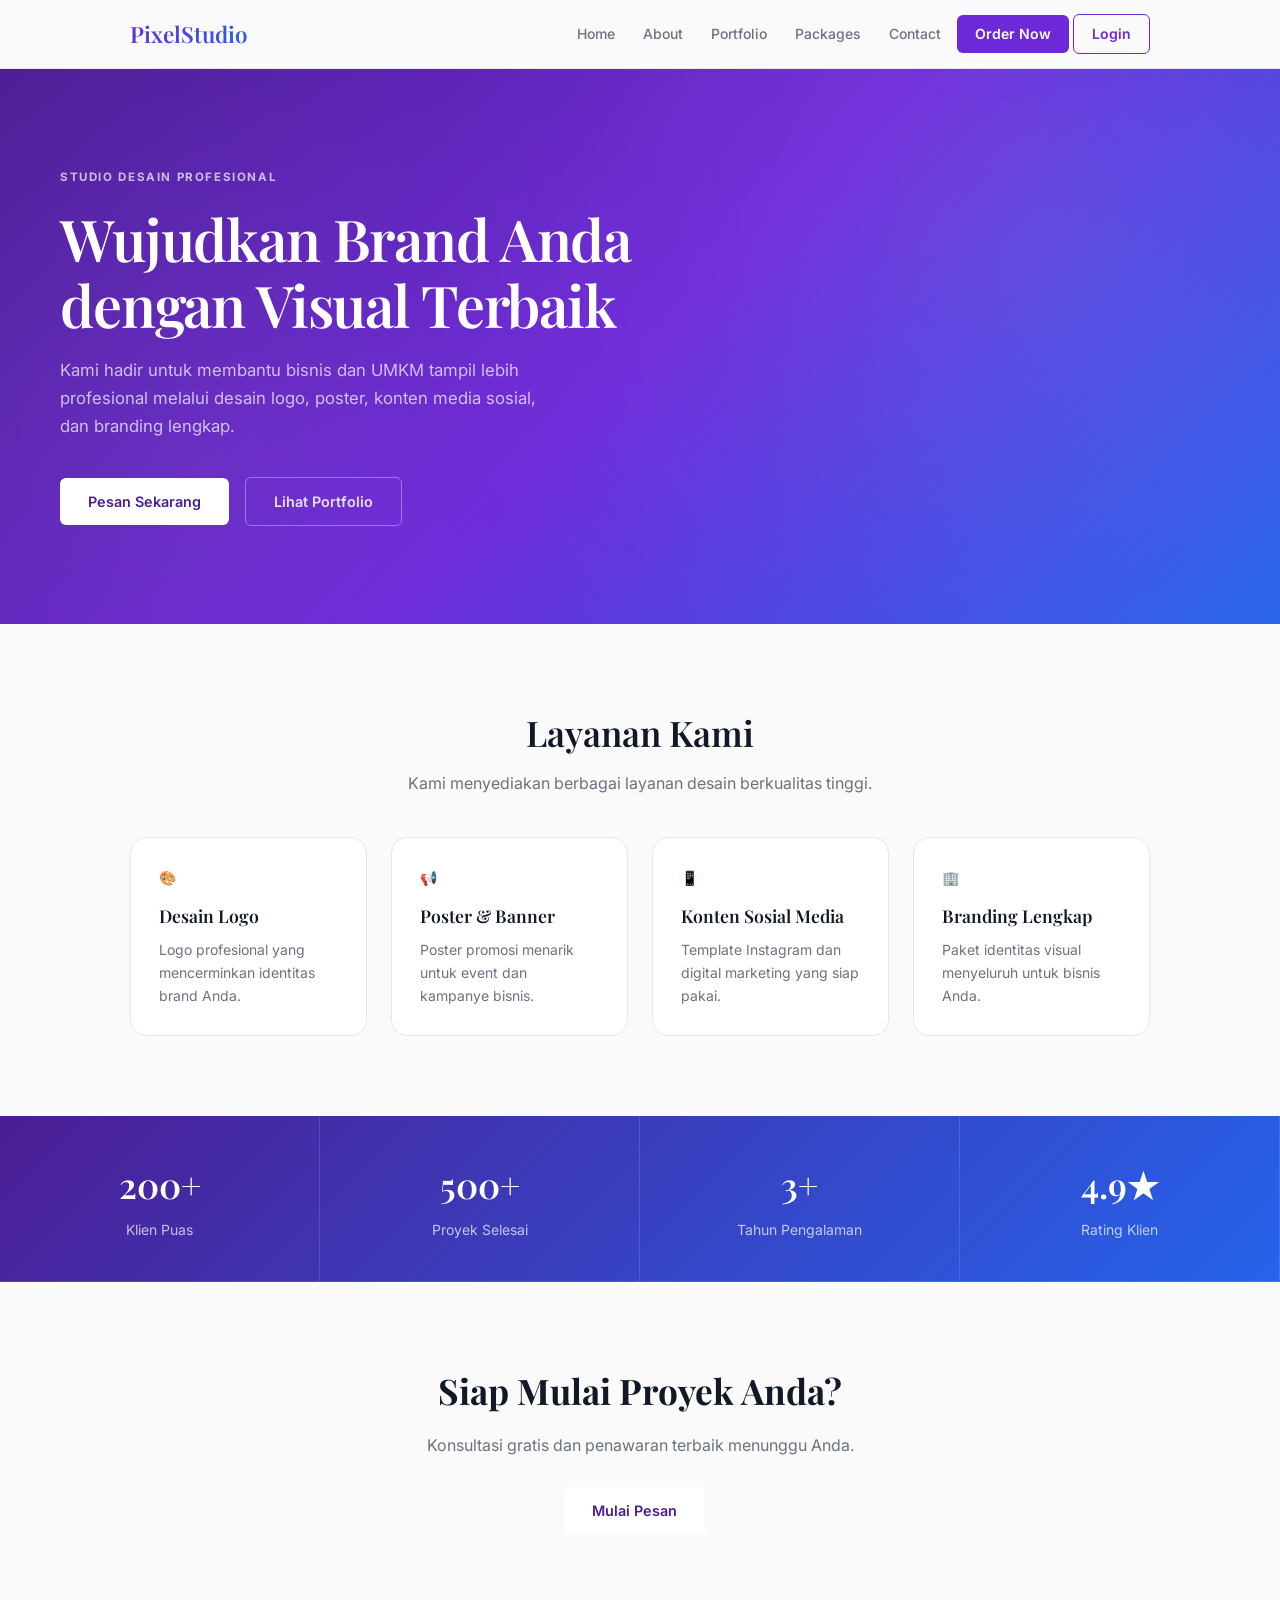
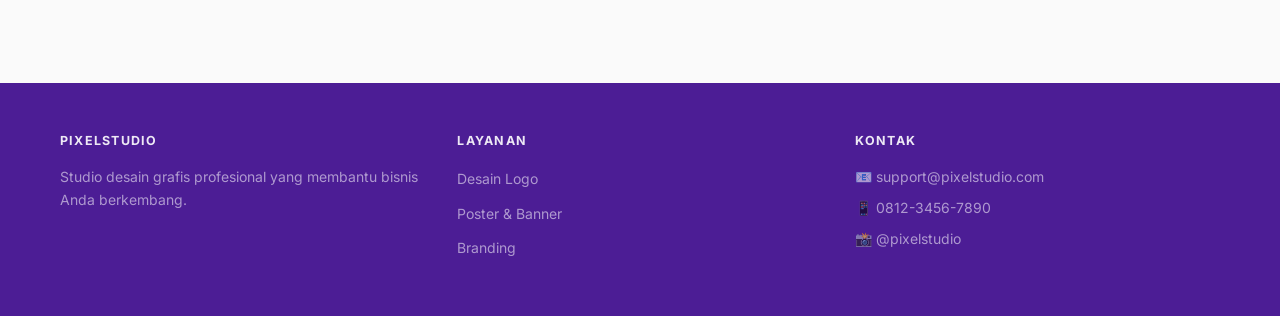
<file: index.html>
<!DOCTYPE html>
<html lang="id">
<head>
  <meta charset="UTF-8">
  <meta name="viewport" content="width=device-width, initial-scale=1.0">
  <meta name="description" content="PixelStudio — Studio desain grafis profesional untuk logo, poster, branding, dan konten digital.">
  <meta name="author" content="PixelStudio">
  <title>PixelStudio — Studio Desain Digital</title>
  <link rel="stylesheet" href="style.css">
</head>
<body>

  <header>
    <nav class="navbar">
      <h2 class="logo">PixelStudio</h2>
      <section class="menu" id="nav-menu">
        <a href="index.html">Home</a>
        <a href="about.html">About</a>
        <a href="portfolio.html">Portfolio</a>
        <a href="packages.html">Packages</a>
        <a href="contact.html">Contact</a>
        <a href="order.html" class="btn-nav" id="nav-order">Order Now</a>
        <a href="login.html" class="btn-nav btn-login" id="nav-login">Login</a>
      </section>
    </nav>
  </header>

  <main>

    <!-- HERO -->
    <section class="hero">
      <p class="hero-label">Studio Desain Profesional</p>
      <h1>Wujudkan Brand Anda<br>dengan Visual Terbaik</h1>
      <p class="hero-desc">
        Kami hadir untuk membantu bisnis dan UMKM tampil lebih profesional
        melalui desain logo, poster, konten media sosial, dan branding lengkap.
      </p>
      <a href="order.html" class="btn-hero-primary">Pesan Sekarang</a>
      <a href="portfolio.html" class="btn-hero-outline">Lihat Portfolio</a>
    </section>

    <!-- LAYANAN UNGGULAN -->
    <section class="services-section">
      <h2 class="section-title">Layanan Kami</h2>
      <p class="section-sub">Kami menyediakan berbagai layanan desain berkualitas tinggi.</p>
      <section class="grid">
        <article class="card">
          <p class="card-icon">🎨</p>
          <h3>Desain Logo</h3>
          <p>Logo profesional yang mencerminkan identitas brand Anda.</p>
        </article>
        <article class="card">
          <p class="card-icon">📢</p>
          <h3>Poster & Banner</h3>
          <p>Poster promosi menarik untuk event dan kampanye bisnis.</p>
        </article>
        <article class="card">
          <p class="card-icon">📱</p>
          <h3>Konten Sosial Media</h3>
          <p>Template Instagram dan digital marketing yang siap pakai.</p>
        </article>
        <article class="card">
          <p class="card-icon">🏢</p>
          <h3>Branding Lengkap</h3>
          <p>Paket identitas visual menyeluruh untuk bisnis Anda.</p>
        </article>
      </section>
    </section>

    <!-- STATISTIK -->
    <section class="stats-section">
      <article class="stat-item">
        <p class="stat-number">200+</p>
        <p class="stat-label">Klien Puas</p>
      </article>
      <article class="stat-item">
        <p class="stat-number">500+</p>
        <p class="stat-label">Proyek Selesai</p>
      </article>
      <article class="stat-item">
        <p class="stat-number">3+</p>
        <p class="stat-label">Tahun Pengalaman</p>
      </article>
      <article class="stat-item">
        <p class="stat-number">4.9★</p>
        <p class="stat-label">Rating Klien</p>
      </article>
    </section>

    <!-- CTA -->
    <section class="cta-section">
      <h2>Siap Mulai Proyek Anda?</h2>
      <p>Konsultasi gratis dan penawaran terbaik menunggu Anda.</p>
      <a href="order.html" class="btn-hero-primary">Mulai Pesan</a>
    </section>

  </main>

  <footer class="footer">
    <section class="footer-col">
      <h4>PixelStudio</h4>
      <p>Studio desain grafis profesional yang membantu bisnis Anda berkembang.</p>
    </section>
    <section class="footer-col">
      <h4>Layanan</h4>
      <ul>
        <li><a href="packages.html">Desain Logo</a></li>
        <li><a href="packages.html">Poster & Banner</a></li>
        <li><a href="packages.html">Branding</a></li>
      </ul>
    </section>
    <section class="footer-col">
      <h4>Kontak</h4>
      <address>
        <p>📧 support@pixelstudio.com</p>
        <p>📱 0812-3456-7890</p>
        <p>📸 @pixelstudio</p>
      </address>
    </section>
  </footer>

  <script src="script.js"></script>
</body>
</html>
</file>
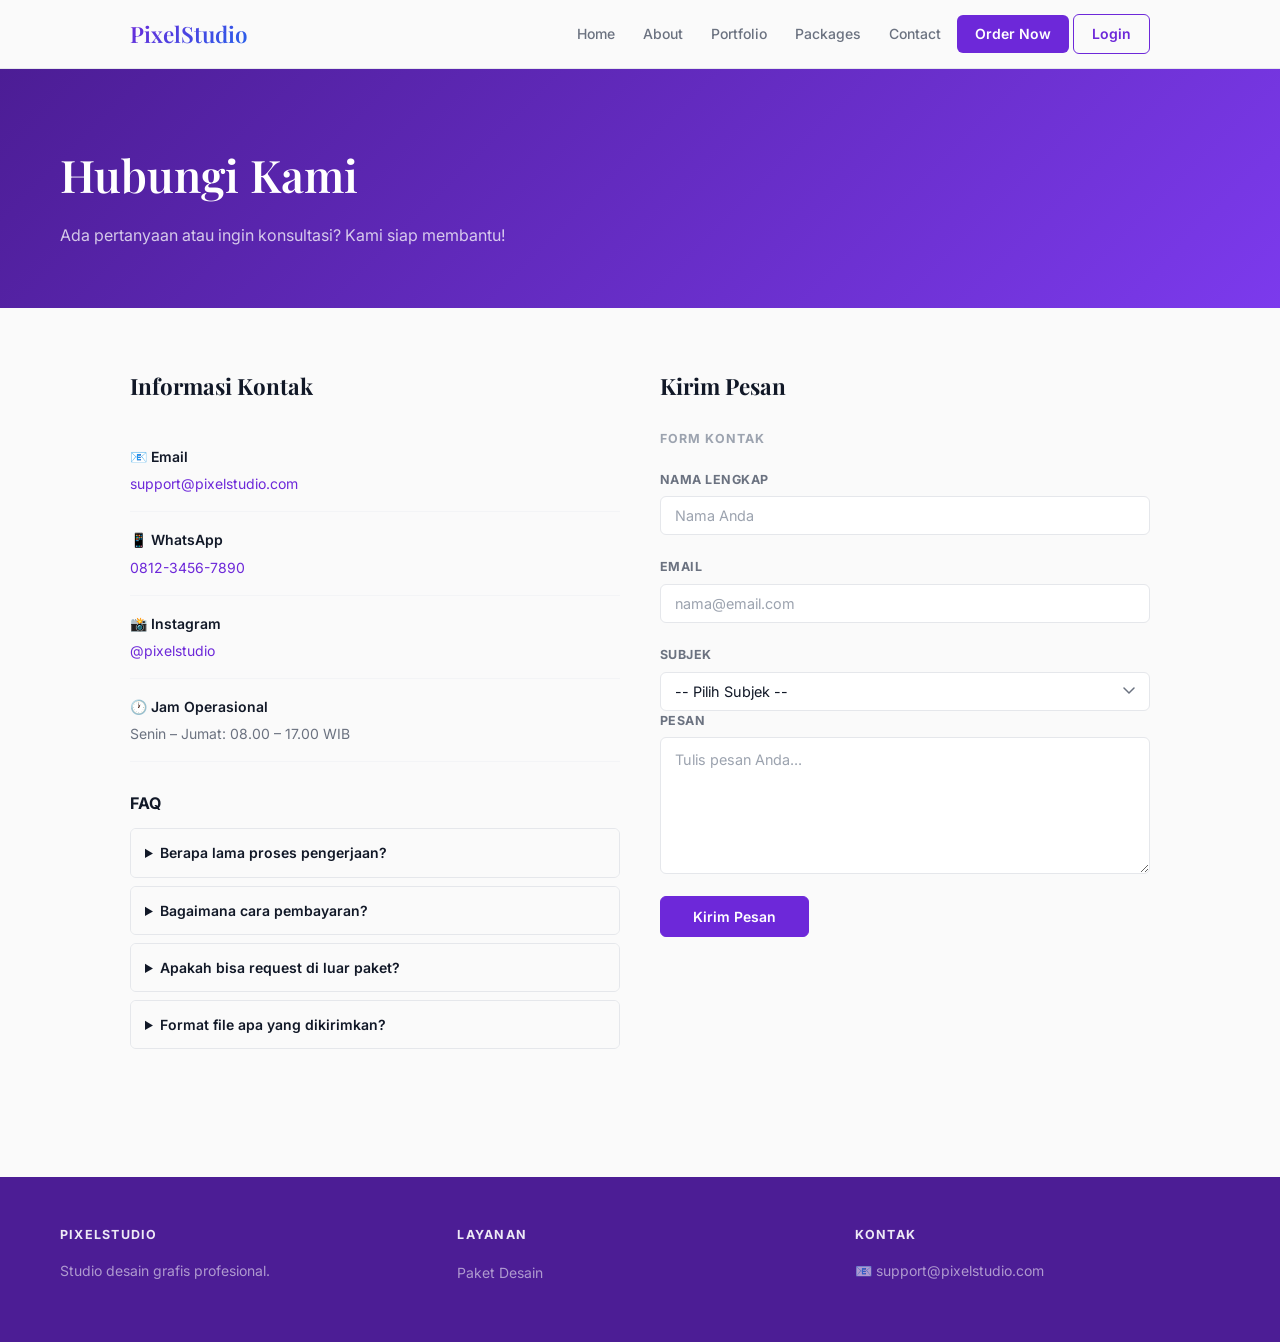
<file: contact.html>
<!DOCTYPE html>
<html lang="id">
<head>
  <meta charset="UTF-8">
  <meta name="viewport" content="width=device-width, initial-scale=1.0">
  <title>Kontak — PixelStudio</title>
  <link rel="stylesheet" href="style.css">
</head>
<body>

  <header>
    <nav class="navbar">
      <h2 class="logo">PixelStudio</h2>
      <section class="menu" id="nav-menu">
        <a href="index.html">Home</a>
        <a href="about.html">About</a>
        <a href="portfolio.html">Portfolio</a>
        <a href="packages.html">Packages</a>
        <a href="contact.html">Contact</a>
        <a href="order.html" class="btn-nav" id="nav-order">Order Now</a>
        <a href="login.html" class="btn-nav btn-login" id="nav-login">Login</a>
      </section>
    </nav>
  </header>

  <main>

    <section class="page-hero">
      <h1>Hubungi Kami</h1>
      <p>Ada pertanyaan atau ingin konsultasi? Kami siap membantu!</p>
    </section>

    <section class="contact-layout">

      <!-- INFO KONTAK -->
      <section class="contact-info">
        <h2>Informasi Kontak</h2>
        <address>
          <article class="contact-item">
            <h3>📧 Email</h3>
            <p><a href="mailto:support@pixelstudio.com">support@pixelstudio.com</a></p>
          </article>
          <article class="contact-item">
            <h3>📱 WhatsApp</h3>
            <p><a href="tel:+6281234567890">0812-3456-7890</a></p>
          </article>
          <article class="contact-item">
            <h3>📸 Instagram</h3>
            <p><a href="#" target="_blank">@pixelstudio</a></p>
          </article>
          <article class="contact-item">
            <h3>🕐 Jam Operasional</h3>
            <p>
              <time datetime="08:00">Senin – Jumat: 08.00</time> –
              <time datetime="17:00">17.00 WIB</time>
            </p>
          </article>
        </address>

        <aside class="faq-aside">
          <h3>FAQ</h3>
          <details>
            <summary>Berapa lama proses pengerjaan?</summary>
            <p>Basic 3-5 hari, Standard 5-7 hari, Premium 7-14 hari kerja setelah brief disetujui.</p>
          </details>
          <details>
            <summary>Bagaimana cara pembayaran?</summary>
            <p>Transfer bank / e-wallet. DP 50% di awal, pelunasan setelah revisi final disetujui.</p>
          </details>
          <details>
            <summary>Apakah bisa request di luar paket?</summary>
            <p>Bisa! Hubungi kami langsung untuk mendapatkan penawaran custom sesuai kebutuhan.</p>
          </details>
          <details>
            <summary>Format file apa yang dikirimkan?</summary>
            <p>PNG, JPG, PDF untuk semua paket. File source AI/EPS tersedia di paket Standard dan Premium.</p>
          </details>
        </aside>
      </section>

      <!-- FORM KONTAK -->
      <section class="contact-form-section">
        <h2>Kirim Pesan</h2>
        <form id="contact-form" novalidate>
          <fieldset>
            <legend>Form Kontak</legend>

            <div class="form-group">
              <label for="nama-kontak">Nama Lengkap</label>
              <input type="text" id="nama-kontak" name="nama" placeholder="Nama Anda" required>
              <span class="error-msg" id="error-nama-kontak"></span>
            </div>

            <div class="form-group">
              <label for="email-kontak">Email</label>
              <input type="email" id="email-kontak" name="email" placeholder="nama@email.com" required>
              <span class="error-msg" id="error-email-kontak"></span>
            </div>

            <div class="form-group">
              <label for="subjek">Subjek</label>
              <select id="subjek" name="subjek">
                <option value="">-- Pilih Subjek --</option>
                <option value="konsultasi">Konsultasi Desain</option>
                <option value="harga">Tanya Harga</option>
                <option value="revisi">Permintaan Revisi</option>
                <option value="lainnya">Lainnya</option>
              </select>
            </div>

            <div class="form-group">
              <label for="pesan">Pesan</label>
              <textarea id="pesan" name="pesan" rows="5" placeholder="Tulis pesan Anda..." required></textarea>
              <span class="error-msg" id="error-pesan"></span>
            </div>

            <button type="submit" class="btn-primary">Kirim Pesan</button>
          </fieldset>
        </form>
      </section>

    </section>

  </main>

  <footer class="footer">
    <section class="footer-col">
      <h4>PixelStudio</h4>
      <p>Studio desain grafis profesional.</p>
    </section>
    <section class="footer-col">
      <h4>Layanan</h4>
      <ul>
        <li><a href="packages.html">Paket Desain</a></li>
      </ul>
    </section>
    <section class="footer-col">
      <h4>Kontak</h4>
      <address>
        <p>📧 support@pixelstudio.com</p>
      </address>
    </section>
  </footer>

  <output id="notification" role="status" aria-live="polite"></o>
  <script src="script.js"></script>
</body>
</html>
</file>
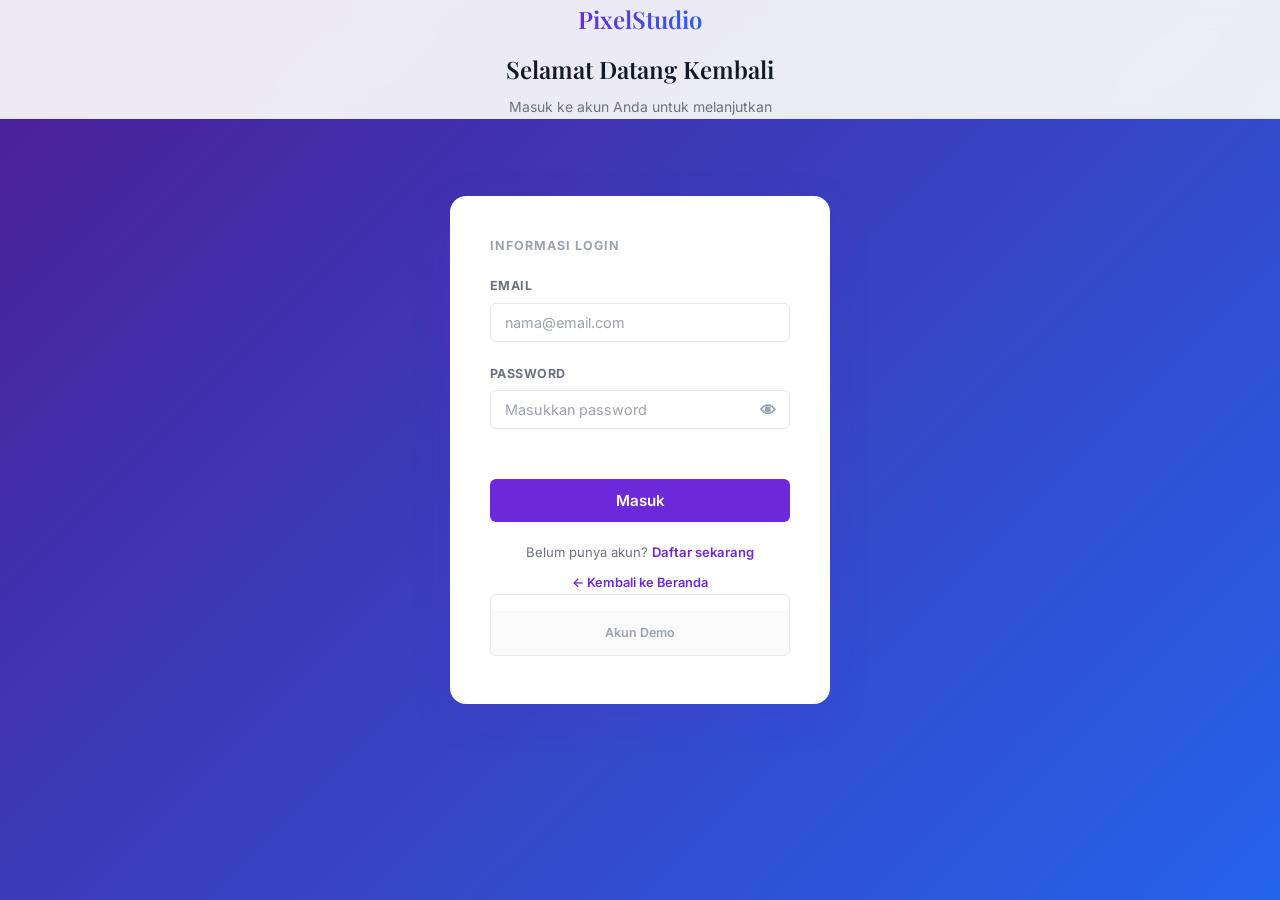
<file: dashboard.html>
<!DOCTYPE html>
<html lang="id">
<head>
  <meta charset="UTF-8">
  <meta name="viewport" content="width=device-width, initial-scale=1.0">
  <title>Dashboard Admin — PixelStudio</title>
  <link rel="stylesheet" href="style.css">
</head>
<body>

  <header>
    <nav class="navbar">
      <h2 class="logo">PixelStudio</h2>
      <section class="menu" id="nav-menu">
        <a href="index.html">Home</a>
        <a href="about.html">About</a>
        <a href="portfolio.html">Portfolio</a>
        <a href="packages.html">Packages</a>
        <a href="contact.html">Contact</a>
        <a href="order.html">Kelola Pesanan</a>
        <span id="nav-user" class="nav-user"></span>
        <a href="#" class="btn-nav btn-login" id="nav-logout">Logout</a>
      </section>
    </nav>
  </header>

  <main>
    <article class="order-wrapper">

      <h1 class="page-title">Dashboard Admin</h1>
      <p class="page-subtitle">Selamat datang! Pantau semua aktivitas pesanan di sini.</p>

      <!-- STATISTIK ADMIN -->
      <section aria-label="Statistik keseluruhan">
        <ul class="stats-grid">
          <li class="stat-card">
            <h3>Total Pesanan</h3>
            <p id="dash-total" class="stat-value">0</p>
          </li>
          <li class="stat-card">
            <h3>Total Pendapatan</h3>
            <p id="dash-nilai" class="stat-value">Rp 0</p>
          </li>
          <li class="stat-card">
            <h3>Diproses</h3>
            <p id="dash-pending" class="stat-value">0</p>
          </li>
          <li class="stat-card">
            <h3>Selesai</h3>
            <p id="dash-selesai" class="stat-value">0</p>
          </li>
        </ul>
      </section>

      <!-- TABEL SEMUA PESANAN -->
      <section class="table-card">
        <header class="table-header">
          <h2>Semua Pesanan</h2>
          <div class="table-controls">
            <input type="text" id="search-admin" class="search-input" placeholder="Cari nama / ID...">
            <select id="filter-status-admin" class="filter-select">
              <option value="">Semua Status</option>
              <option value="Pending">Pending</option>
              <option value="Dikerjakan">Dikerjakan</option>
              <option value="Selesai">Selesai</option>
            </select>
          </div>
        </header>
        <div class="table-scroll">
          <table>
            <thead>
              <tr>
                <th>ID</th>
                <th>Nama</th>
                <th>Layanan</th>
                <th>Paket</th>
                <th>Deadline</th>
                <th>Harga</th>
                <th>Status</th>
                <th>Ubah Status</th>
              </tr>
            </thead>
            <tbody id="admin-tbody"></tbody>
          </table>
        </div>
      </section>

    </article>
  </main>

  <footer class="footer">
    <section class="footer-col">
      <h4>PixelStudio Admin</h4>
      <p>Panel manajemen pesanan desain.</p>
    </section>
    <section class="footer-col">
      <h4>Menu</h4>
      <ul>
        <li><a href="dashboard.html">Dashboard</a></li>
        <li><a href="order.html">Kelola Pesanan</a></li>
        <li><a href="packages.html">Kelola Paket</a></li>
      </ul>
    </section>
    <section class="footer-col">
      <h4>Kontak</h4>
      <address>
        <p>📧 admin@pixelstudio.com</p>
      </address>
    </section>
  </footer>

  <output id="notification" role="status" aria-live="polite"></o>
  <script src="script.js"></script>
</body>
</html>
</file>
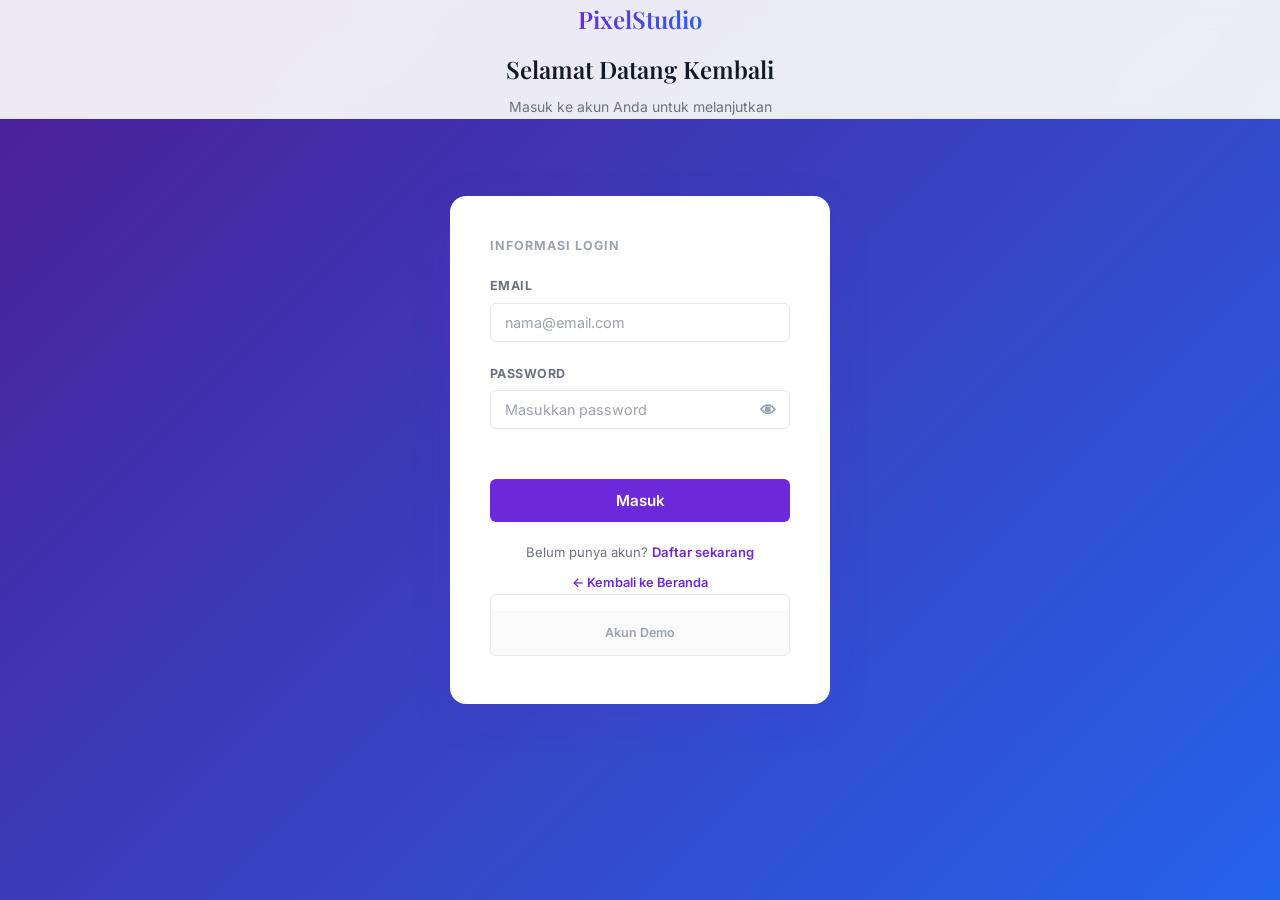
<file: login.html>
<!DOCTYPE html>
<html lang="id">
<head>
  <meta charset="UTF-8">
  <meta name="viewport" content="width=device-width, initial-scale=1.0">
  <title>Login — PixelStudio</title>
  <link rel="stylesheet" href="style.css">
</head>
<body class="auth-page">

  <main class="auth-wrapper">
    <article class="auth-card">

      <header class="auth-header">
        <a href="index.html" class="logo auth-logo">PixelStudio</a>
        <h1>Selamat Datang Kembali</h1>
        <p>Masuk ke akun Anda untuk melanjutkan</p>
      </header>

      <form id="login-form" novalidate>
        <fieldset>
          <legend>Informasi Login</legend>

          <div class="form-group">
            <label for="email">Email</label>
            <input type="email" id="email" name="email"
              placeholder="nama@email.com" autocomplete="email">
            <span class="error-msg" id="error-email"></span>
          </div>

          <div class="form-group">
            <label for="password">Password</label>
            <div class="input-pw-wrap">
              <input type="password" id="password" name="password"
                placeholder="Masukkan password" autocomplete="current-password">
              <button type="button" id="toggle-pw" class="toggle-pw" aria-label="Lihat password">👁</button>
            </div>
            <span class="error-msg" id="error-password"></span>
          </div>

          <span class="error-msg" id="error-login" style="display:block;margin-bottom:12px"></span>

          <button type="submit" class="btn-full">Masuk</button>
        </fieldset>
      </form>

      <footer class="auth-footer">
        <p>Belum punya akun? <a href="register.html">Daftar sekarang</a></p>
        <p style="margin-top:8px">
          <a href="index.html" class="back-link">← Kembali ke Beranda</a>
        </p>
        <details class="demo-details">
          <summary>Akun Demo</summary>
          <p class="auth-hint">
            <strong>Admin:</strong> admin@pixel.com / admin123<br>
            <strong>Customer:</strong> customer@pixel.com / cust123
          </p>
        </details>
      </footer>

    </article>
  </main>

  <output id="notification" role="status" aria-live="polite"></o>
  <script src="script.js"></script>
</body>
</html>
</file>
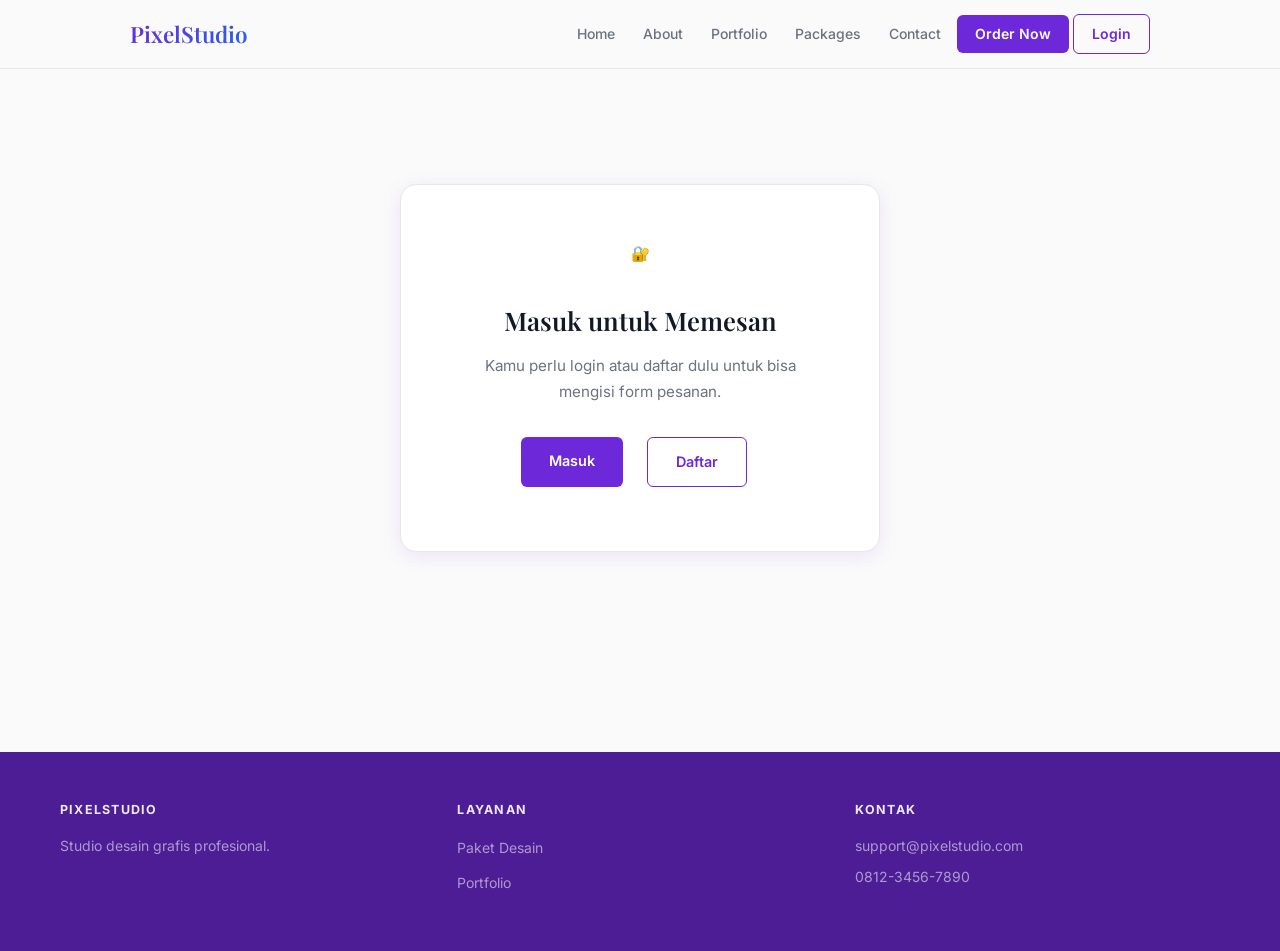
<file: order.html>
<!DOCTYPE html>
<html lang="id">
<head>
  <meta charset="UTF-8">
  <meta name="viewport" content="width=device-width, initial-scale=1.0">
  <title>Pesan Desain — PixelStudio</title>
  <link rel="stylesheet" href="style.css">
</head>
<body>

  <header>
    <nav class="navbar">
      <h2 class="logo">PixelStudio</h2>
      <section class="menu" id="nav-menu">
        <a href="index.html">Home</a>
        <a href="about.html">About</a>
        <a href="portfolio.html">Portfolio</a>
        <a href="packages.html">Packages</a>
        <a href="contact.html">Contact</a>
        <a href="order.html" class="btn-nav" id="nav-order">Order Now</a>
        <a href="login.html" class="btn-nav btn-login" id="nav-login">Login</a>
      </section>
    </nav>
  </header>

  <main>
    <article class="order-wrapper">

      <!-- LOGIN WALL — muncul kalau belum login -->
      <section id="login-wall" style="display:none">
        <div class="login-wall-box">
          <p class="login-wall-icon">🔐</p>
          <h2>Masuk untuk Memesan</h2>
          <p>Kamu perlu login atau daftar dulu untuk bisa mengisi form pesanan.</p>
          <div class="login-wall-actions">
            <a href="login.html" class="btn-hero-primary" style="display:inline-block;text-decoration:none">Masuk</a>
            <a href="register.html" class="btn-hero-outline" style="display:inline-block;text-decoration:none;border:1.5px solid #6d28d9;color:#6d28d9;padding:12px 28px;border-radius:6px;font-weight:600;font-size:.9rem;transition:all .2s">Daftar</a>
          </div>
        </div>
      </section>

      <!-- KONTEN ORDER — muncul setelah login -->
      <section id="order-content" style="display:none">

      <h1 class="page-title">Form Pemesanan</h1>
      <p class="page-subtitle">Isi form di bawah untuk memesan layanan desain PixelStudio.</p>

      <!-- STATISTIK -->
      <section class="stats-bar" id="stats-bar" aria-label="Statistik pesanan" style="display:none">
        <ul class="stats-grid">
          <li class="stat-card">
            <h3>Total Pesanan</h3>
            <p id="stat-total" class="stat-value">0</p>
          </li>
          <li class="stat-card">
            <h3>Total Nilai</h3>
            <p id="stat-nilai" class="stat-value">Rp 0</p>
          </li>
          <li class="stat-card">
            <h3>Diproses</h3>
            <p id="stat-pending" class="stat-value">0</p>
          </li>
        </ul>
      </section>

      <!-- FORM PEMESANAN -->
      <section class="form-card">
        <h2 id="form-title">Detail Pesanan</h2>
        <form id="order-form" novalidate>
          <fieldset>
            <legend>Informasi Pemesan &amp; Proyek</legend>
            <div class="form-grid">

              <div class="form-group">
                <label for="nama">Nama Lengkap</label>
                <input type="text" id="nama" name="nama" placeholder="Contoh: Budi Santoso">
                <span class="error-msg" id="error-nama"></span>
              </div>

              <div class="form-group">
                <label for="email-order">Email</label>
                <input type="email" id="email-order" name="email" placeholder="nama@email.com">
                <span class="error-msg" id="error-email-order"></span>
              </div>

              <div class="form-group">
                <label for="hp">No. WhatsApp</label>
                <input type="tel" id="hp" name="hp" placeholder="08xx-xxxx-xxxx">
                <span class="error-msg" id="error-hp"></span>
              </div>

              <div class="form-group">
                <label for="deadline">Deadline</label>
                <input type="date" id="deadline" name="deadline">
                <span class="error-msg" id="error-deadline"></span>
              </div>

              <div class="form-group">
                <label for="layanan">Jenis Layanan</label>
                <select id="layanan" name="layanan">
                  <option value="">-- Pilih Layanan --</option>
                  <option value="Logo">Desain Logo</option>
                  <option value="Poster">Poster &amp; Banner</option>
                  <option value="Social Media">Konten Social Media</option>
                  <option value="Branding">Branding Lengkap</option>
                </select>
                <span class="error-msg" id="error-layanan"></span>
              </div>

              <div class="form-group">
                <label for="paket-options">Paket Desain</label>
                <select id="paket-options" name="paket">
                  <option value="">-- Pilih layanan dulu --</option>
                </select>
                <p id="harga-preview" class="harga-preview"></p>
                <span class="error-msg" id="error-paket"></span>
              </div>

              <div class="form-group">
                <label for="warna">Referensi Warna</label>
                <input type="text" id="warna" name="warna" placeholder="Contoh: biru, minimalis, modern">
              </div>

              <div class="form-group">
                <label for="tgl-order">Tanggal Order</label>
                <input type="date" id="tgl-order" name="tgl_order" readonly>
              </div>

              <div class="form-group full-width">
                <label for="deskripsi">Deskripsi Proyek</label>
                <textarea id="deskripsi" name="deskripsi" rows="4"
                  placeholder="Ceritakan kebutuhan desainmu secara detail (minimal 10 karakter)..."></textarea>
                <span class="error-msg" id="error-deskripsi"></span>
              </div>

              <div class="form-group full-width">
                <label for="referensi">Upload Referensi (opsional)</label>
                <input type="file" id="referensi" name="referensi" accept="image/*,.pdf">
                <small>Format: JPG, PNG, PDF. Maks 5MB.</small>
              </div>

              <div class="form-actions full-width">
                <button type="submit" id="btn-submit" class="btn-primary">Kirim Pesanan</button>
                <button type="button" id="btn-cancel" class="btn-secondary" style="display:none">Batal Edit</button>
              </div>

            </div>
          </fieldset>
        </form>
      </section>

      <!-- TABEL DAFTAR PESANAN -->
      <section class="table-card" id="order-table-section">
        <header class="table-header">
          <h2 id="table-title">Pesanan Saya</h2>
          <div class="table-controls">
            <input type="text" id="search-input" class="search-input" placeholder="Cari nama / ID / layanan...">
            <select id="filter-paket" class="filter-select">
              <option value="">Semua Paket</option>
              <option value="Basic">Basic</option>
              <option value="Standard">Standard</option>
              <option value="Premium">Premium</option>
            </select>
            <select id="filter-status" class="filter-select">
              <option value="">Semua Status</option>
              <option value="Pending">Pending</option>
              <option value="Dikerjakan">Dikerjakan</option>
              <option value="Selesai">Selesai</option>
            </select>
            <button id="btn-reset-all" class="btn-danger" style="display:none">Hapus Semua</button>
          </div>
        </header>
        <div class="table-scroll">
          <table>
            <thead>
              <tr>
                <th>ID</th>
                <th>Nama</th>
                <th>Layanan</th>
                <th>Paket</th>
                <th>Deadline</th>
                <th>Harga</th>
                <th>Status</th>
                <th>Aksi</th>
              </tr>
            </thead>
            <tbody id="order-tbody"></tbody>
          </table>
        </div>
      </section>

      </section><!-- end #order-content -->
    </article>
  </main>

  <footer class="footer">
    <section class="footer-col">
      <h4>PixelStudio</h4>
      <p>Studio desain grafis profesional.</p>
    </section>
    <section class="footer-col">
      <h4>Layanan</h4>
      <ul>
        <li><a href="packages.html">Paket Desain</a></li>
        <li><a href="portfolio.html">Portfolio</a></li>
      </ul>
    </section>
    <section class="footer-col">
      <h4>Kontak</h4>
      <address>
        <p>support@pixelstudio.com</p>
        <p>0812-3456-7890</p>
      </address>
    </section>
  </footer>

  <output id="notification" role="status" aria-live="polite"></output>
  <script src="script.js"></script>
</body>
</html>
</file>
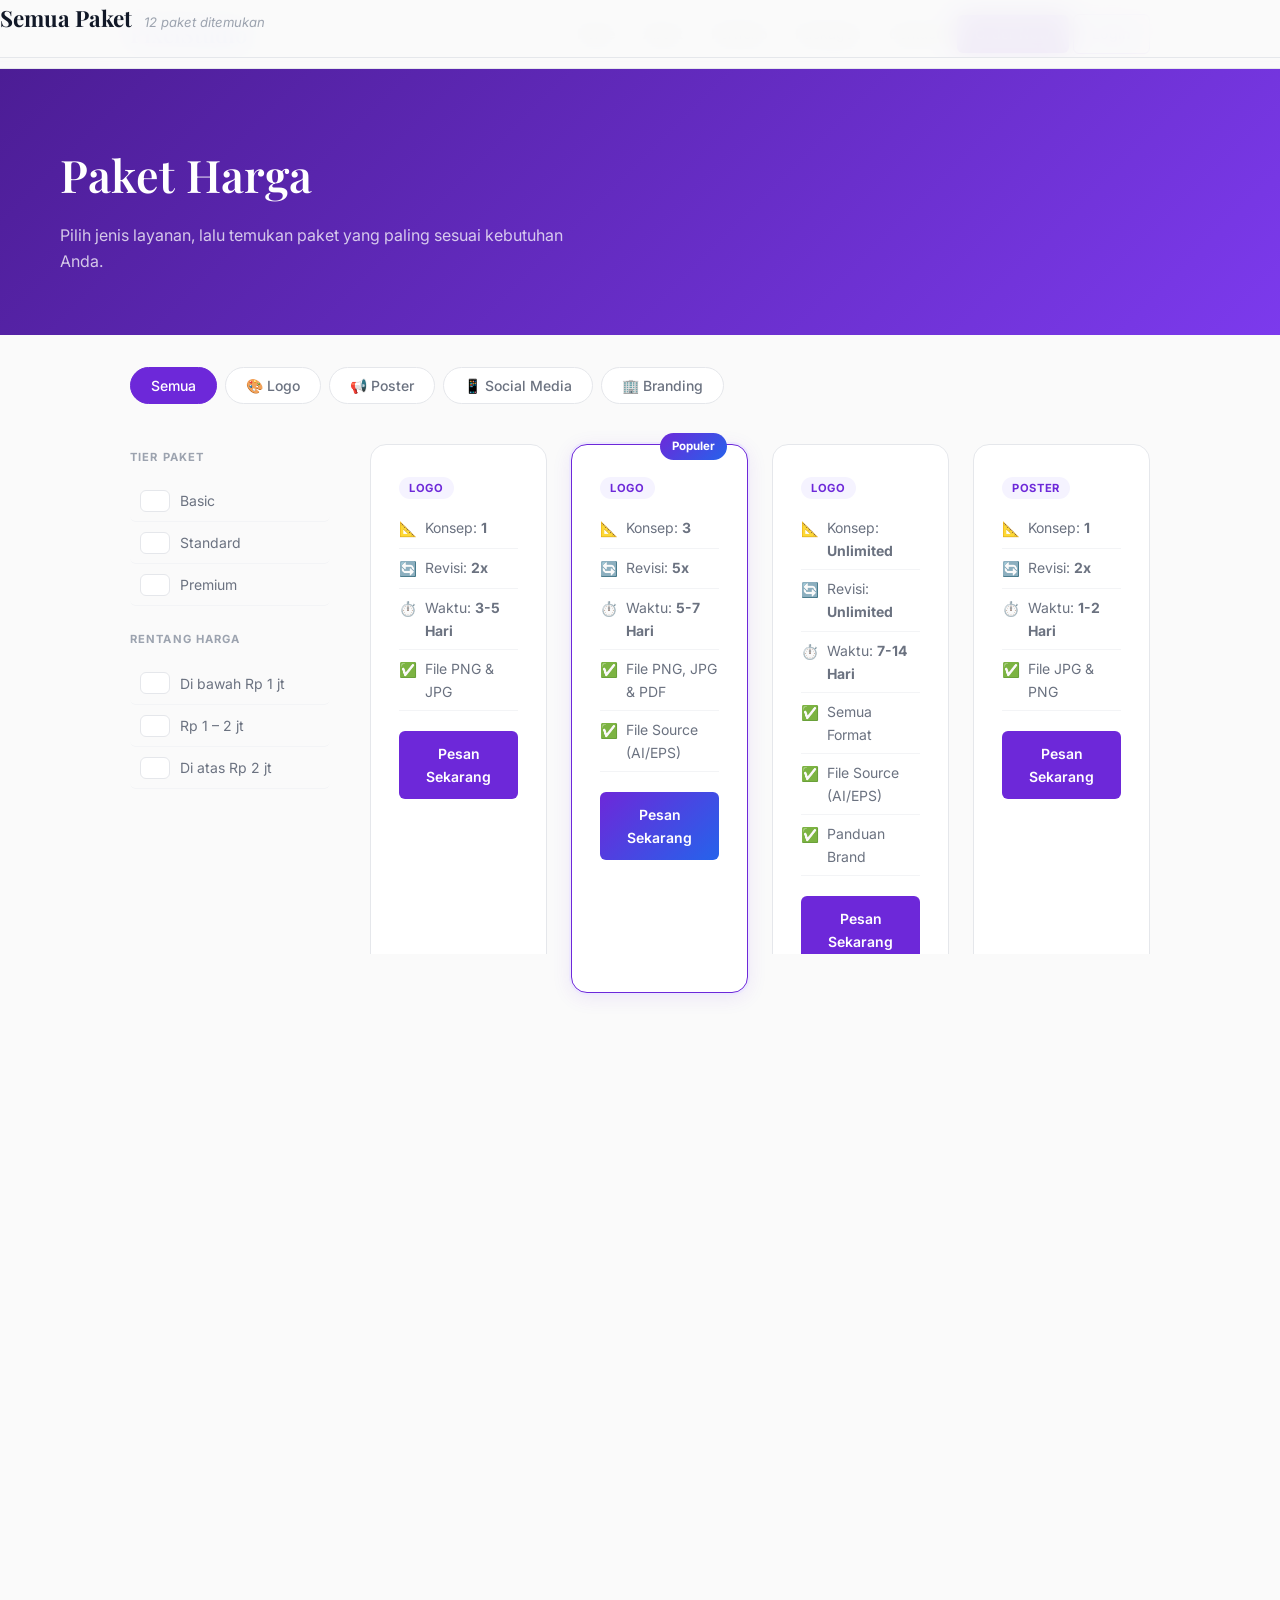
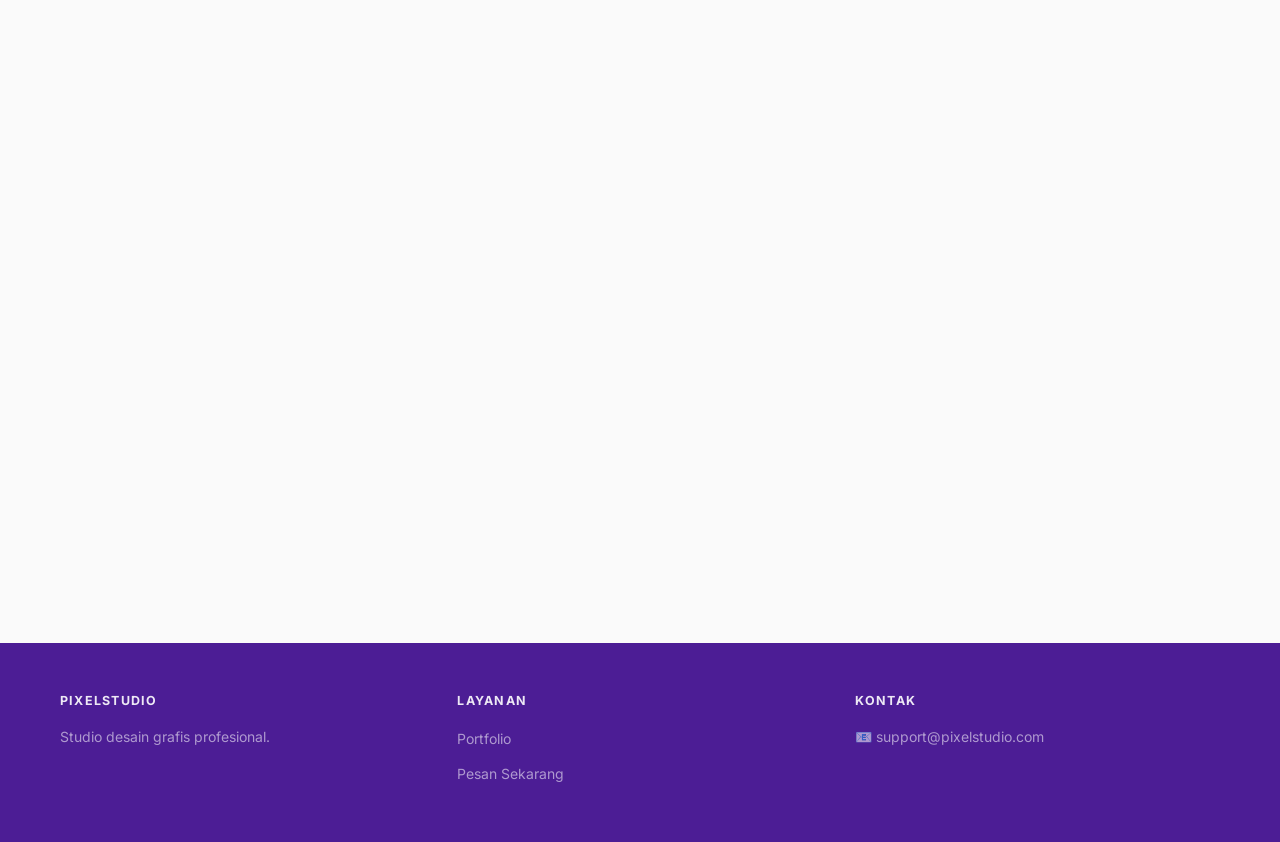
<file: packages.html>
<!DOCTYPE html>
<html lang="id">
<head>
  <meta charset="UTF-8">
  <meta name="viewport" content="width=device-width, initial-scale=1.0">
  <title>Paket Harga — PixelStudio</title>
  <link rel="stylesheet" href="style.css">
</head>
<body>

  <header>
    <nav class="navbar">
      <h2 class="logo">PixelStudio</h2>
      <section class="menu" id="nav-menu">
        <a href="index.html">Home</a>
        <a href="about.html">About</a>
        <a href="portfolio.html">Portfolio</a>
        <a href="packages.html">Packages</a>
        <a href="contact.html">Contact</a>
        <a href="order.html" class="btn-nav" id="nav-order">Order Now</a>
        <a href="login.html" class="btn-nav btn-login" id="nav-login">Login</a>
      </section>
    </nav>
  </header>

  <main>

    <section class="page-hero">
      <h1>Paket Harga</h1>
      <p>Pilih jenis layanan, lalu temukan paket yang paling sesuai kebutuhan Anda.</p>
    </section>

    <!-- TAB FILTER LAYANAN -->
    <section class="layanan-tabs-section">
      <nav class="layanan-tabs" id="layanan-tabs" aria-label="Filter jenis layanan">
        <button class="tab-btn active" data-layanan="semua">Semua</button>
        <button class="tab-btn" data-layanan="Logo">🎨 Logo</button>
        <button class="tab-btn" data-layanan="Poster">📢 Poster</button>
        <button class="tab-btn" data-layanan="Social Media">📱 Social Media</button>
        <button class="tab-btn" data-layanan="Branding">🏢 Branding</button>
      </nav>
    </section>

    <section class="layout">

      <!-- SIDEBAR FILTER SAJA (form admin sudah pindah ke modal) -->
      <aside class="sidebar">
        <h3>Tier Paket</h3>
        <label><input type="checkbox" class="tier-filter" value="Basic"> Basic</label>
        <label><input type="checkbox" class="tier-filter" value="Standard"> Standard</label>
        <label><input type="checkbox" class="tier-filter" value="Premium"> Premium</label>

        <h3 style="margin-top:24px">Rentang Harga</h3>
        <label><input type="checkbox" class="price-filter" value="0-1000000"> Di bawah Rp 1 jt</label>
        <label><input type="checkbox" class="price-filter" value="1000000-2000000"> Rp 1 – 2 jt</label>
        <label><input type="checkbox" class="price-filter" value="2000000-99999999"> Di atas Rp 2 jt</label>

        <!-- Tombol Tambah Paket — hanya muncul untuk admin -->
        <button id="btn-tambah-paket" class="btn-primary"
          style="display:none; width:100%; margin-top:28px; padding:10px">
          + Tambah Paket
        </button>
      </aside>

      <!-- KONTEN PAKET -->
      <section class="packages-content">
        <header style="display:flex;align-items:baseline;gap:12px;margin-bottom:20px;flex-wrap:wrap">
          <h2 id="pkg-content-title" style="font-family:'Playfair Display',serif;font-size:1.4rem">Semua Paket</h2>
          <p id="pkg-count" style="font-size:.82rem;color:#9ca3af;font-style:italic"></p>
        </header>

        <!-- GRID KARTU PAKET -->
        <section class="grid pkg-grid" id="pkg-grid"></section>

        <!-- EMPTY STATE -->
        <p id="pkg-empty" style="display:none;color:#9ca3af;padding:40px 0;text-align:center;font-size:.9rem">
          Tidak ada paket ditemukan.
        </p>

        <!-- TABEL PERBANDINGAN -->
        <section class="compare-section" id="compare-section" style="display:none">
          <h2 style="font-family:'Playfair Display',serif;font-size:1.3rem;margin-bottom:20px">
            Perbandingan Paket
          </h2>
          <div class="table-scroll">
            <table class="compare-table">
              <thead id="compare-thead"></thead>
              <tbody id="compare-tbody"></tbody>
              <tfoot id="compare-tfoot"></tfoot>
            </table>
          </div>
        </section>

      </section>
    </section>

  </main>

  <footer class="footer">
    <section class="footer-col">
      <h4>PixelStudio</h4>
      <p>Studio desain grafis profesional.</p>
    </section>
    <section class="footer-col">
      <h4>Layanan</h4>
      <ul>
        <li><a href="portfolio.html">Portfolio</a></li>
        <li><a href="order.html">Pesan Sekarang</a></li>
      </ul>
    </section>
    <section class="footer-col">
      <h4>Kontak</h4>
      <address>
        <p>📧 support@pixelstudio.com</p>
      </address>
    </section>
  </footer>

  <!-- MODAL FORM PAKET (admin) -->
  <dialog id="pkg-modal" class="pkg-modal">
    <article class="pkg-modal-card">
      <header class="pkg-modal-header">
        <h2 id="modal-title">Tambah Paket Baru</h2>
        <button type="button" id="btn-modal-close" class="modal-close" aria-label="Tutup">✕</button>
      </header>

      <form id="admin-pkg-form" novalidate>
        <fieldset>
          <legend class="sr-only">Form Paket Desain</legend>

          <div class="form-grid">

            <div class="form-group">
              <label for="pkg-layanan">Jenis Layanan</label>
              <select id="pkg-layanan">
                <option value="">-- Pilih Layanan --</option>
                <option value="Logo">Logo</option>
                <option value="Poster">Poster</option>
                <option value="Social Media">Social Media</option>
                <option value="Branding">Branding</option>
              </select>
              <span class="error-msg" id="err-pkg-layanan"></span>
            </div>

            <div class="form-group">
              <label for="pkg-tier">Tier Paket</label>
              <select id="pkg-tier">
                <option value="">-- Pilih Tier --</option>
                <option value="Basic">Basic</option>
                <option value="Standard">Standard</option>
                <option value="Premium">Premium</option>
              </select>
              <span class="error-msg" id="err-pkg-tier"></span>
            </div>

            <div class="form-group">
              <label for="pkg-nama">Nama Paket</label>
              <input type="text" id="pkg-nama" placeholder="cth: Logo Basic">
              <span class="error-msg" id="err-pkg-nama"></span>
            </div>

            <div class="form-group">
              <label for="pkg-harga">Harga (Rp)</label>
              <input type="number" id="pkg-harga" placeholder="cth: 700000" min="1">
              <span class="error-msg" id="err-pkg-harga"></span>
            </div>

            <div class="form-group">
              <label for="pkg-konsep">Jumlah Konsep</label>
              <input type="text" id="pkg-konsep" placeholder="cth: 1  atau  Unlimited">
            </div>

            <div class="form-group">
              <label for="pkg-revisi">Jumlah Revisi</label>
              <input type="text" id="pkg-revisi" placeholder="cth: 2x  atau  Unlimited">
            </div>

            <div class="form-group">
              <label for="pkg-waktu">Waktu Pengerjaan</label>
              <input type="text" id="pkg-waktu" placeholder="cth: 3-5 Hari">
            </div>

            <div class="form-group">
              <label style="text-transform:none;font-size:.85rem;flex-direction:row;align-items:center;gap:8px;display:flex">
                <input type="checkbox" id="pkg-populer" style="width:auto;margin:0">
                Tandai sebagai "Populer"
              </label>
            </div>

            <div class="form-group full-width">
              <label for="pkg-fitur">Fitur Tambahan</label>
              <textarea id="pkg-fitur" rows="4"
                placeholder="Satu fitur per baris&#10;cth: File Source (AI/EPS)&#10;Panduan Brand Lengkap"></textarea>
              <small>Tulis satu fitur per baris</small>
            </div>

            <div class="form-actions full-width">
              <button type="submit" id="btn-pkg-submit" class="btn-primary">Simpan Paket</button>
              <button type="button" id="btn-pkg-cancel" class="btn-secondary">Batal</button>
            </div>

          </div>
        </fieldset>
      </form>
    </article>
  </dialog>

  <output id="notification" role="status" aria-live="polite"></o>
  <script src="script.js"></script>
</body>
</html>
</file>
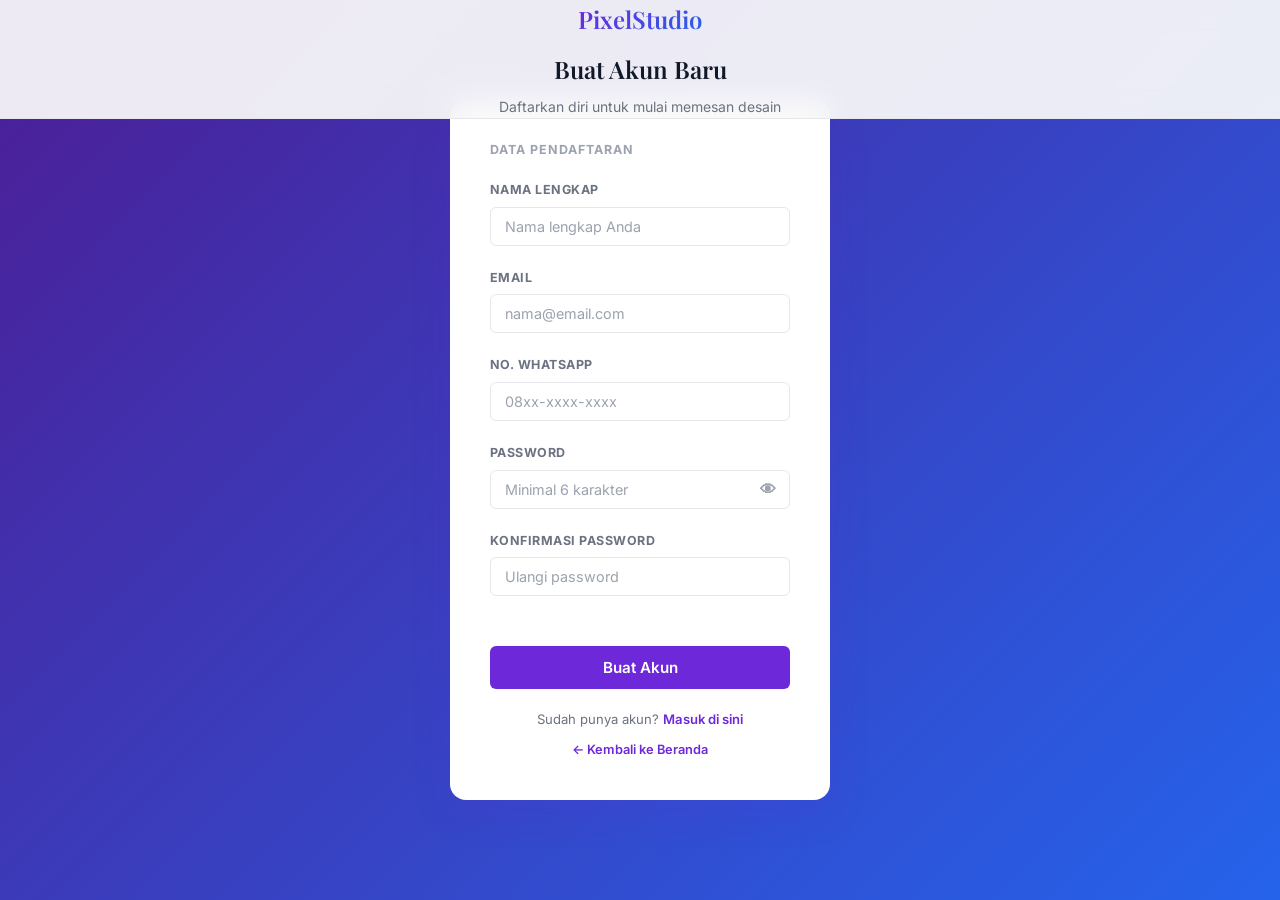
<file: register.html>
<!DOCTYPE html>
<html lang="id">
<head>
  <meta charset="UTF-8">
  <meta name="viewport" content="width=device-width, initial-scale=1.0">
  <title>Daftar Akun — PixelStudio</title>
  <link rel="stylesheet" href="style.css">
</head>
<body class="auth-page">

  <main class="auth-wrapper">
    <article class="auth-card">

      <header class="auth-header">
        <a href="index.html" class="logo auth-logo">PixelStudio</a>
        <h1>Buat Akun Baru</h1>
        <p>Daftarkan diri untuk mulai memesan desain</p>
      </header>

      <form id="register-form" novalidate>
        <fieldset>
          <legend>Data Pendaftaran</legend>

          <div class="form-group">
            <label for="reg-nama">Nama Lengkap</label>
            <input type="text" id="reg-nama" name="nama"
              placeholder="Nama lengkap Anda" autocomplete="name">
            <span class="error-msg" id="error-reg-nama"></span>
          </div>

          <div class="form-group">
            <label for="reg-email">Email</label>
            <input type="email" id="reg-email" name="email"
              placeholder="nama@email.com" autocomplete="email">
            <span class="error-msg" id="error-reg-email"></span>
          </div>

          <div class="form-group">
            <label for="reg-hp">No. WhatsApp</label>
            <input type="tel" id="reg-hp" name="hp"
              placeholder="08xx-xxxx-xxxx" autocomplete="tel">
            <span class="error-msg" id="error-reg-hp"></span>
          </div>

          <div class="form-group">
            <label for="reg-password">Password</label>
            <div class="input-pw-wrap">
              <input type="password" id="reg-password" name="password"
                placeholder="Minimal 6 karakter" autocomplete="new-password">
              <button type="button" id="toggle-pw-reg" class="toggle-pw" aria-label="Lihat password">👁</button>
            </div>
            <span class="error-msg" id="error-reg-password"></span>
          </div>

          <div class="form-group">
            <label for="reg-confirm">Konfirmasi Password</label>
            <input type="password" id="reg-confirm" name="confirm"
              placeholder="Ulangi password" autocomplete="new-password">
            <span class="error-msg" id="error-reg-confirm"></span>
          </div>

          <span class="error-msg" id="error-register" style="display:block;margin-bottom:12px"></span>

          <button type="submit" class="btn-full">Buat Akun</button>
        </fieldset>
      </form>

      <footer class="auth-footer">
        <p>Sudah punya akun? <a href="login.html">Masuk di sini</a></p>
        <p style="margin-top:8px">
          <a href="index.html" class="back-link">← Kembali ke Beranda</a>
        </p>
      </footer>

    </article>
  </main>

  <output id="notification" role="status" aria-live="polite"></o>
  <script src="script.js"></script>
</body>
</html>
</file>
<file: style.css>
/* PixelStudio — style.css
   P1 CSS: Navbar fixed, Hero gradient, Grid 4/2/1, Form styling,
   Tabel zebra, Sidebar filter, Footer 3 col, Mobile-first,
   Flexbox, Grid, CSS Variables, animasi/transisi */

@import url('https://fonts.googleapis.com/css2?family=Inter:wght@300;400;500;600;700&family=Playfair+Display:wght@400;600&display=swap');

/* VARIABLES */
:root {
  --purple:       #6d28d9;
  --purple-dark:  #4c1d95;
  --purple-mid:   #7c3aed;
  --purple-soft:  #ede9fe;
  --purple-pale:  #f5f3ff;
  --blue:         #2563eb;
  --blue-soft:    #dbeafe;
  --bg:           #fafafa;
  --surface:      #ffffff;
  --border:       #e5e7eb;
  --border-sm:    #f3f4f6;
  --text-1:       #111827;
  --text-2:       #6b7280;
  --text-3:       #9ca3af;
  --error:        #dc2626;
  --error-soft:   #fee2e2;
  --success:      #059669;
  --success-soft: #d1fae5;
  --warning-soft: #fef3c7;
  --warning:      #92400e;
  --info-soft:    #dbeafe;
  --info:         #1e40af;
  --radius-sm:    6px;
  --radius:       10px;
  --radius-lg:    16px;
  --shadow-sm:    0 1px 4px rgba(109,40,217,.07);
  --shadow:       0 4px 20px rgba(109,40,217,.10);
  --shadow-lg:    0 12px 40px rgba(109,40,217,.13);
  --nav-h:        68px;
  --max-w:        1140px;
  --pad:          60px;
}

/* RESET */
*, *::before, *::after { box-sizing: border-box; margin: 0; padding: 0; }
html { scroll-behavior: smooth; }
body { font-family: 'Inter', sans-serif; font-size: 16px; line-height: 1.65; color: var(--text-1); background: var(--bg); -webkit-font-smoothing: antialiased; }
a { color: inherit; text-decoration: none; }
img { display: block; max-width: 100%; }
address { font-style: normal; }
ul { list-style: none; padding: 0; }

/* NAVBAR — fixed, flexbox */
header { position: fixed; top: 0; left: 0; right: 0; z-index: 200; background: rgba(250,250,250,.93); backdrop-filter: blur(14px); border-bottom: 1px solid var(--border); }
.navbar { display: flex; justify-content: space-between; align-items: center; max-width: var(--max-w); margin: 0 auto; height: var(--nav-h); padding: 0 var(--pad); }
.logo { font-family: 'Playfair Display', serif; font-size: 1.4rem; font-weight: 600; background: linear-gradient(135deg, var(--purple), var(--blue)); -webkit-background-clip: text; -webkit-text-fill-color: transparent; background-clip: text; }
.menu { display: flex; align-items: center; gap: 4px; }
.menu a { font-size: 0.875rem; font-weight: 500; color: var(--text-2); padding: 7px 12px; border-radius: var(--radius-sm); transition: color .15s, background .15s; }
.menu a:hover { color: var(--text-1); background: var(--purple-pale); }
.btn-nav { background: var(--purple) !important; color: #fff !important; padding: 7px 18px !important; border-radius: var(--radius-sm) !important; font-weight: 600 !important; transition: background .15s, transform .1s !important; }
.btn-nav:hover { background: var(--purple-dark) !important; transform: translateY(-1px); }
.btn-login { background: transparent !important; color: var(--purple) !important; border: 1.5px solid var(--purple) !important; }
.btn-login:hover { background: var(--purple-pale) !important; }
.nav-user { font-size: 0.82rem; color: var(--text-2); padding: 6px 12px; background: var(--purple-pale); border-radius: 20px; }

main { margin-top: var(--nav-h); }

/* HERO — gradient */
.hero { background: linear-gradient(135deg, var(--purple-dark) 0%, var(--purple) 50%, var(--blue) 100%); color: #fff; padding: 100px var(--pad) 90px; position: relative; overflow: hidden; }
.hero::before { content: ''; position: absolute; inset: 0; background: radial-gradient(circle at 80% 30%, rgba(255,255,255,.08) 0%, transparent 55%), radial-gradient(circle at 15% 70%, rgba(255,255,255,.05) 0%, transparent 45%); pointer-events: none; }
.hero > * { position: relative; z-index: 1; }
.hero-label { font-size: 0.72rem; font-weight: 700; letter-spacing: .14em; text-transform: uppercase; color: rgba(255,255,255,.7); margin-bottom: 18px; animation: fadeUp .5s ease both; }
.hero h1 { font-family: 'Playfair Display', serif; font-size: clamp(2.2rem, 5vw, 3.6rem); font-weight: 600; line-height: 1.15; letter-spacing: -.02em; margin-bottom: 20px; animation: fadeUp .5s .1s ease both; }
.hero-desc { font-size: 1.05rem; color: rgba(255,255,255,.7); max-width: 500px; margin-bottom: 36px; animation: fadeUp .5s .2s ease both; }
.btn-hero-primary, .btn-hero-outline { display: inline-block; font-size: 0.9rem; font-weight: 600; padding: 12px 28px; border-radius: var(--radius-sm); margin-right: 12px; margin-bottom: 8px; transition: all .2s; animation: fadeUp .5s .3s ease both; }
.btn-hero-primary { background: #fff; color: var(--purple-dark); }
.btn-hero-primary:hover { transform: translateY(-2px); box-shadow: 0 8px 24px rgba(0,0,0,.2); }
.btn-hero-outline { background: transparent; color: rgba(255,255,255,.85); border: 1.5px solid rgba(255,255,255,.35); }
.btn-hero-outline:hover { background: rgba(255,255,255,.1); color: #fff; }

.page-hero { background: linear-gradient(135deg, var(--purple-dark), var(--purple-mid)); color: #fff; padding: 70px var(--pad) 60px; }
.page-hero h1 { font-family: 'Playfair Display', serif; font-size: clamp(1.8rem, 4vw, 2.8rem); font-weight: 600; margin-bottom: 10px; }
.page-hero p { color: rgba(255,255,255,.75); max-width: 520px; }

.section-title { font-family: 'Playfair Display', serif; font-size: clamp(1.6rem, 3vw, 2.2rem); font-weight: 600; text-align: center; margin-bottom: 8px; }
.section-sub { text-align: center; color: var(--text-2); margin-bottom: 40px; }
.services-section { padding: 80px var(--pad); max-width: var(--max-w); margin: 0 auto; }

/* GRID — 1 col mobile, 2 tablet, 4 desktop */
.grid { display: grid; grid-template-columns: 1fr; gap: 24px; }

/* CARD */
.card { background: var(--surface); border: 1px solid var(--border); border-radius: var(--radius-lg); padding: 28px; transition: box-shadow .2s, transform .2s, border-color .2s; animation: fadeIn .4s ease both; }
.card:hover { transform: translateY(-4px); box-shadow: var(--shadow); border-color: var(--purple-soft); }
.card-icon { font-size: 2rem; margin-bottom: 12px; }
.card h3 { font-family: 'Playfair Display', serif; font-size: 1.1rem; font-weight: 600; margin-bottom: 8px; }
.card p { font-size: 0.875rem; color: var(--text-2); }

/* STATS HOMEPAGE */
.stats-section { display: grid; grid-template-columns: repeat(2, 1fr); background: linear-gradient(135deg, var(--purple-dark), var(--blue)); }
.stat-item { padding: 40px 24px; text-align: center; color: #fff; border-right: 1px solid rgba(255,255,255,.12); border-bottom: 1px solid rgba(255,255,255,.12); }
.stat-number { font-family: 'Playfair Display', serif; font-size: 2.2rem; font-weight: 600; margin-bottom: 4px; }
.stat-label { font-size: 0.875rem; color: rgba(255,255,255,.7); }
.cta-section { padding: 80px var(--pad); text-align: center; max-width: var(--max-w); margin: 0 auto; }
.cta-section h2 { font-family: 'Playfair Display', serif; font-size: clamp(1.6rem, 3vw, 2.2rem); margin-bottom: 12px; }
.cta-section p { color: var(--text-2); margin-bottom: 28px; }

/* LAYOUT sidebar + content */
.layout { display: grid; grid-template-columns: 1fr; gap: 40px; padding: 40px var(--pad); max-width: var(--max-w); margin: 0 auto; }

/* SIDEBAR FILTER */
.sidebar { padding-top: 4px; }
.sidebar h3 { font-size: 0.7rem; font-weight: 700; letter-spacing: .1em; text-transform: uppercase; color: var(--text-3); margin-bottom: 14px; }
.sidebar label { display: flex; align-items: center; gap: 10px; font-size: 0.875rem; color: var(--text-2); padding: 9px 10px; border-radius: var(--radius-sm); cursor: pointer; transition: background .15s, color .15s; border-bottom: 1px solid var(--border-sm); }
.sidebar label:hover { background: var(--purple-pale); color: var(--purple); }
.sidebar input[type="checkbox"] { width: 15px; height: 15px; accent-color: var(--purple); margin: 0; }

/* SEARCH */
.search-section { padding: 24px var(--pad) 0; max-width: var(--max-w); margin: 0 auto; }
.search-form { display: flex; gap: 10px; max-width: 480px; }
.search-form input { flex: 1; padding: 10px 14px; border: 1.5px solid var(--border); border-radius: var(--radius-sm); font-size: 0.9rem; margin: 0; }
.search-form input:focus { border-color: var(--purple); outline: none; box-shadow: 0 0 0 3px var(--purple-soft); }
.search-form button { background: var(--purple); color: #fff; border: none; padding: 10px 22px; border-radius: var(--radius-sm); cursor: pointer; font-family: 'Inter', sans-serif; font-weight: 600; transition: background .15s; }
.search-form button:hover { background: var(--purple-dark); }

/* PORTFOLIO */
.portfolio-card { padding: 0; overflow: hidden; }
.portfolio-card figure img { width: 100%; height: 180px; object-fit: cover; transition: transform .3s; }
.portfolio-card:hover figure img { transform: scale(1.04); }
.portfolio-card figcaption { padding: 20px; }
.portfolio-card h3 { font-size: 1rem; margin-bottom: 6px; }
.portfolio-card p { font-size: 0.82rem; color: var(--text-2); }
.badge { display: inline-block; margin-top: 10px; padding: 3px 10px; background: var(--purple-soft); color: var(--purple-dark); border-radius: 20px; font-size: 0.75rem; font-weight: 600; }
.portfolio-content h2 { font-family: 'Playfair Display', serif; font-size: 1.4rem; margin-bottom: 20px; }

/* PACKAGES */
.packages-content h2 { font-family: 'Playfair Display', serif; font-size: 1.4rem; margin-bottom: 20px; }
.pkg-card { position: relative; }
.pkg-card.featured { border-color: var(--purple); box-shadow: 0 0 0 2px var(--purple-soft), var(--shadow); }
.pkg-badge { position: absolute; top: -12px; right: 20px; background: linear-gradient(135deg, var(--purple), var(--blue)); color: #fff; font-size: 0.72rem; font-weight: 700; padding: 4px 12px; border-radius: 20px; }
.pkg-header { margin-bottom: 20px; }
.pkg-header h3 { font-size: 1.2rem; margin-bottom: 6px; }
.pkg-price { font-family: 'Playfair Display', serif; font-size: 1.6rem; font-weight: 600; color: var(--purple); }
.pkg-features { padding: 0; list-style: none; }
.pkg-features li { font-size: 0.875rem; color: var(--text-2); padding: 7px 0; border-bottom: 1px solid var(--border-sm); }
.btn-card { display: block; margin-top: 20px; text-align: center; background: var(--purple); color: #fff; padding: 11px; border-radius: var(--radius-sm); font-weight: 600; font-size: 0.875rem; transition: background .15s, transform .1s; }
.btn-card:hover { background: var(--purple-dark); transform: translateY(-1px); }
.pkg-card.featured .btn-card { background: linear-gradient(135deg, var(--purple), var(--blue)); }
.compare-section { margin-top: 48px; }
.compare-section h2 { font-family: 'Playfair Display', serif; font-size: 1.4rem; margin-bottom: 16px; }

/* ABOUT */
.content-section { padding: 60px var(--pad); max-width: var(--max-w); margin: 0 auto; }
.about-grid { display: grid; grid-template-columns: 1fr; gap: 40px; }
.about-text h2 { font-family: 'Playfair Display', serif; font-size: 1.6rem; margin-bottom: 16px; }
.about-text h3 { font-size: 1.1rem; margin: 24px 0 12px; }
.about-text p { color: var(--text-2); margin-bottom: 12px; }
.value-list { padding: 0; }
.value-list li { padding: 10px 0; border-bottom: 1px solid var(--border-sm); font-size: 0.9rem; color: var(--text-2); }
.about-sidebar h3 { font-size: 1rem; font-weight: 700; margin-bottom: 16px; }
.achievement-list { margin-bottom: 24px; }
.achievement-list dt { font-family: 'Playfair Display', serif; font-size: 1.8rem; color: var(--purple); font-weight: 600; }
.achievement-list dd { font-size: 0.875rem; color: var(--text-2); margin-bottom: 12px; }
details { border: 1px solid var(--border); border-radius: var(--radius-sm); margin-bottom: 8px; overflow: hidden; }
details summary { padding: 12px 14px; font-size: 0.875rem; font-weight: 600; cursor: pointer; background: var(--bg); transition: background .15s; }
details summary:hover { background: var(--purple-pale); }
details p { padding: 12px 14px; font-size: 0.875rem; color: var(--text-2); border-top: 1px solid var(--border); }
.team-section { padding: 60px var(--pad) 80px; max-width: var(--max-w); margin: 0 auto; }
.team-card { padding: 0; text-align: center; overflow: hidden; }
.team-card figure img { width: 100%; height: 200px; object-fit: cover; }
.team-card figcaption { padding: 20px; }
.team-card h3 { font-size: 1rem; margin-bottom: 4px; }
.team-card p { font-size: 0.82rem; color: var(--purple); font-weight: 500; }

/* CONTACT */
.contact-layout { display: grid; grid-template-columns: 1fr; gap: 40px; padding: 60px var(--pad); max-width: var(--max-w); margin: 0 auto; }
.contact-info h2, .contact-form-section h2 { font-family: 'Playfair Display', serif; font-size: 1.4rem; margin-bottom: 24px; }
.contact-item { padding: 16px 0; border-bottom: 1px solid var(--border-sm); }
.contact-item h3 { font-size: 0.875rem; font-weight: 600; margin-bottom: 4px; }
.contact-item p { font-size: 0.875rem; color: var(--text-2); }
.contact-item a { color: var(--purple); }
.contact-item a:hover { text-decoration: underline; }
.faq-aside { margin-top: 28px; }
.faq-aside h3 { font-size: 1rem; font-weight: 700; margin-bottom: 12px; }

/* FORM ELEMENTS */
input, select, textarea { font-family: 'Inter', sans-serif; font-size: 0.9rem; padding: 10px 14px; border: 1.5px solid var(--border); border-radius: var(--radius-sm); background: var(--surface); color: var(--text-1); width: 100%; transition: border-color .15s, box-shadow .15s; appearance: none; -webkit-appearance: none; margin-bottom: 0; }
input::placeholder, textarea::placeholder { color: var(--text-3); }
input:focus, select:focus, textarea:focus { outline: none; border-color: var(--purple); box-shadow: 0 0 0 3px var(--purple-soft); }
input[type="file"] { padding: 8px; cursor: pointer; }
input[readonly] { background: var(--bg); cursor: default; }
select { background-image: url("data:image/svg+xml,%3Csvg xmlns='http://www.w3.org/2000/svg' width='12' height='8'%3E%3Cpath d='M1 1l5 5 5-5' stroke='%236b7280' stroke-width='1.5' fill='none' stroke-linecap='round'/%3E%3C/svg%3E"); background-repeat: no-repeat; background-position: right 14px center; padding-right: 38px; }
textarea { resize: vertical; line-height: 1.6; }
small { font-size: 0.78rem; color: var(--text-3); margin-top: 4px; display: block; }
button { font-family: 'Inter', sans-serif; font-size: 0.875rem; font-weight: 600; padding: 11px 28px; border-radius: var(--radius-sm); cursor: pointer; border: none; transition: all .15s; }

/* ORDER WRAPPER */
.order-wrapper { max-width: var(--max-w); margin: 0 auto; padding: 56px var(--pad) 80px; }
.page-title { font-family: 'Playfair Display', serif; font-size: clamp(1.8rem, 3vw, 2.4rem); font-weight: 600; margin-bottom: 6px; }
.page-subtitle { color: var(--text-2); margin-bottom: 40px; }
.stats-bar { margin-bottom: 40px; }
.stats-grid { display: grid; grid-template-columns: repeat(auto-fit, minmax(160px, 1fr)); gap: 16px; list-style: none; padding: 0; margin: 0; }
.stat-card { background: var(--surface); border: 1px solid var(--border); border-radius: var(--radius-lg); padding: 22px 24px; transition: box-shadow .2s; }
.stat-card:hover { box-shadow: var(--shadow-sm); }
.stat-card h3 { font-size: 0.68rem; font-weight: 700; letter-spacing: .1em; text-transform: uppercase; color: var(--text-3); margin: 0 0 10px; }
.stat-value { font-family: 'Playfair Display', serif; font-size: 1.9rem; font-weight: 600; color: var(--purple); line-height: 1; }
.form-card { background: var(--surface); border: 1px solid var(--border); border-radius: var(--radius-lg); padding: 32px; margin-bottom: 32px; }
.form-card h2 { font-family: 'Playfair Display', serif; font-size: 1.2rem; font-weight: 600; margin-bottom: 24px; }
fieldset { border: none; padding: 0; }
legend { font-size: 0.78rem; font-weight: 700; letter-spacing: .08em; text-transform: uppercase; color: var(--text-3); margin-bottom: 20px; }
.form-grid { display: grid; grid-template-columns: 1fr 1fr; gap: 18px; }
.form-group { display: flex; flex-direction: column; gap: 6px; }
.form-group.full-width { grid-column: 1 / -1; }
.form-group label { font-size: 0.78rem; font-weight: 700; letter-spacing: .04em; text-transform: uppercase; color: var(--text-2); }
.error-msg { font-size: 0.78rem; color: var(--error); min-height: 16px; line-height: 1.4; }
.harga-preview { font-size: 0.82rem; color: var(--purple); font-weight: 600; min-height: 18px; }
.form-actions { display: flex; gap: 12px; padding-top: 4px; }
.btn-primary { background: var(--purple); color: #fff; border: 1.5px solid var(--purple); padding: 11px 32px; }
.btn-primary:hover { background: var(--purple-dark); transform: translateY(-1px); box-shadow: 0 4px 14px rgba(109,40,217,.3); }
.btn-secondary { background: transparent; color: var(--text-2); border: 1.5px solid var(--border); padding: 11px 24px; }
.btn-secondary:hover { background: var(--bg); color: var(--text-1); }
.btn-full { width: 100%; background: var(--purple); color: #fff; padding: 12px; font-size: 0.95rem; }
.btn-full:hover { background: var(--purple-dark); }

/* TABLE CARD */
.table-card { background: var(--surface); border: 1px solid var(--border); border-radius: var(--radius-lg); padding: 24px 24px 8px; margin-bottom: 32px; }
.table-header { display: flex; justify-content: space-between; align-items: center; flex-wrap: wrap; gap: 12px; margin-bottom: 20px; }
.table-header h2 { font-family: 'Playfair Display', serif; font-size: 1.15rem; font-weight: 600; margin: 0; }
.table-controls { display: flex; gap: 8px; flex-wrap: wrap; align-items: center; }
.search-input, .filter-select { padding: 8px 14px; border: 1.5px solid var(--border); border-radius: var(--radius-sm); font-size: 0.85rem; font-family: 'Inter', sans-serif; background: var(--bg); color: var(--text-1); width: auto; margin: 0; transition: border-color .15s; }
.search-input { width: 210px; }
.search-input:focus, .filter-select:focus { border-color: var(--purple); outline: none; box-shadow: 0 0 0 3px var(--purple-soft); }
.filter-select { background-image: url("data:image/svg+xml,%3Csvg xmlns='http://www.w3.org/2000/svg' width='10' height='7'%3E%3Cpath d='M1 1l4 4 4-4' stroke='%236b7280' stroke-width='1.4' fill='none' stroke-linecap='round'/%3E%3C/svg%3E"); background-repeat: no-repeat; background-position: right 10px center; padding-right: 28px; }
.btn-danger { background: transparent; color: var(--error); border: 1.5px solid rgba(220,38,38,.3); padding: 8px 16px; border-radius: var(--radius-sm); font-size: 0.82rem; font-weight: 600; cursor: pointer; transition: all .15s; }
.btn-danger:hover { background: var(--error); color: #fff; border-color: var(--error); }
.table-scroll { overflow-x: auto; }

/* TABLE — zebra striping */
table { width: 100%; border-collapse: collapse; }
thead { border-bottom: 2px solid var(--border); }
th { font-size: 0.68rem; font-weight: 700; letter-spacing: .1em; text-transform: uppercase; color: var(--text-3); padding: 12px 10px; text-align: left; white-space: nowrap; }
td { padding: 12px 10px; font-size: 0.875rem; border-bottom: 1px solid var(--border-sm); vertical-align: middle; }
tr:last-child td { border-bottom: none; }
tr:nth-child(even) { background: var(--bg); }
tr:hover td { background: var(--purple-pale); }

/* STATUS BADGES */
.status-badge { display: inline-block; padding: 3px 10px; border-radius: 20px; font-size: 0.72rem; font-weight: 700; }
.status-pending    { background: var(--warning-soft); color: var(--warning); }
.status-dikerjakan { background: var(--info-soft); color: var(--info); }
.status-selesai    { background: var(--success-soft); color: var(--success); }

/* AKSI TABEL */
.btn-edit, .btn-hapus, .btn-status { border: none; padding: 5px 12px; border-radius: var(--radius-sm); font-size: 0.78rem; font-weight: 600; cursor: pointer; transition: all .15s; margin-right: 4px; }
.btn-edit { background: var(--purple-pale); color: var(--purple-dark); border: 1px solid var(--purple-soft); }
.btn-edit:hover { background: var(--purple); color: #fff; transform: none; box-shadow: none; }
.btn-hapus { background: var(--error-soft); color: var(--error); border: 1px solid rgba(220,38,38,.2); }
.btn-hapus:hover { background: var(--error); color: #fff; transform: none; box-shadow: none; }
.btn-status { background: var(--blue-soft); color: var(--blue); border: 1px solid rgba(37,99,235,.2); font-size: 0.78rem; }
.btn-status:hover { background: var(--blue); color: #fff; transform: none; box-shadow: none; }
.select-status { padding: 5px 10px; font-size: 0.78rem; border: 1px solid var(--border); border-radius: var(--radius-sm); background: var(--bg); width: auto; margin: 0; }

/* AUTH */
body.auth-page { background: linear-gradient(135deg, var(--purple-dark), var(--blue)); min-height: 100vh; display: flex; align-items: center; justify-content: center; }
body.auth-page main { margin-top: 0; width: 100%; }
.auth-wrapper { width: 100%; max-width: 420px; padding: 20px; margin: 0 auto; }
.auth-card { background: var(--surface); border-radius: var(--radius-lg); padding: 40px; box-shadow: var(--shadow-lg); }
.auth-header { text-align: center; margin-bottom: 28px; }
.auth-header h1 { font-size: 1.8rem; margin-bottom: 6px; }
.auth-header p { font-size: 0.875rem; color: var(--text-2); }
.auth-footer { margin-top: 20px; text-align: center; font-size: 0.82rem; color: var(--text-2); }
.auth-footer a { color: var(--purple); font-weight: 600; }
.auth-footer a:hover { text-decoration: underline; }
.auth-hint { margin-top: 12px; padding: 10px 14px; background: var(--purple-pale); border-radius: var(--radius-sm); font-size: 0.78rem; color: var(--text-2); line-height: 1.8; }

/* NOTIFICATION TOAST */
#notification { position: fixed; bottom: 28px; right: 28px; background: var(--text-1); color: #fff; padding: 14px 22px; border-radius: var(--radius); font-size: 0.875rem; font-weight: 500; opacity: 0; transform: translateY(12px); transition: opacity .25s, transform .25s; z-index: 999; box-shadow: var(--shadow-lg); border-left: 3px solid var(--purple); pointer-events: none; }
#notification.show { opacity: 1; transform: translateY(0); }

/* FOOTER — 3 col responsive */
.footer { background: var(--purple-dark); color: rgba(255,255,255,.65); padding: 48px var(--pad); display: grid; grid-template-columns: 1fr; gap: 32px; margin-top: 60px; }
.footer-col h4 { font-size: 0.78rem; font-weight: 700; letter-spacing: .1em; text-transform: uppercase; color: rgba(255,255,255,.9); margin-bottom: 14px; }
.footer-col p, .footer-col address p { font-size: 0.875rem; color: rgba(255,255,255,.55); margin-bottom: 8px; }
.footer-col ul li { margin-bottom: 8px; }
.footer-col ul li a { font-size: 0.875rem; color: rgba(255,255,255,.55); transition: color .15s; }
.footer-col ul li a:hover { color: rgba(255,255,255,.9); }

.sr-only { position: absolute; width: 1px; height: 1px; padding: 0; margin: -1px; overflow: hidden; clip: rect(0,0,0,0); border: 0; }

/* ANIMATIONS */
@keyframes fadeUp { from { opacity: 0; transform: translateY(18px); } to { opacity: 1; transform: translateY(0); } }
@keyframes fadeIn { from { opacity: 0; } to { opacity: 1; } }

/* RESPONSIVE — tablet 768px */
@media (min-width: 768px) {
  .grid { grid-template-columns: 1fr 1fr; }
  .stats-section { grid-template-columns: repeat(4, 1fr); }
  .layout { grid-template-columns: 200px 1fr; }
  .about-grid { grid-template-columns: 2fr 1fr; }
  .contact-layout { grid-template-columns: 1fr 1fr; }
  .footer { grid-template-columns: repeat(3, 1fr); }
  .pkg-grid { grid-template-columns: repeat(3, 1fr); }
}

/* RESPONSIVE — desktop 1024px */
@media (min-width: 1024px) {
  .grid { grid-template-columns: repeat(4, 1fr); }
}

/* RESPONSIVE — mobile max 640px */
@media (max-width: 640px) {
  :root { --pad: 20px; --nav-h: 62px; }
  .navbar { padding: 0 20px; }
  .menu { display: none; }
  .form-grid { grid-template-columns: 1fr; }
  .form-group.full-width { grid-column: 1; }
  .table-controls { flex-direction: column; align-items: stretch; }
  .search-input { width: 100%; }
  .hero { padding: 80px 20px 70px; }
  .stats-section { grid-template-columns: 1fr 1fr; }
  .auth-card { padding: 28px 20px; }
}

/* ── LAYANAN TABS (packages page) ───────────────────────── */
.layanan-tabs-section {
  max-width: var(--max-w);
  margin: 0 auto;
  padding: 32px var(--pad) 0;
}

.layanan-tabs {
  display: flex;
  gap: 8px;
  flex-wrap: wrap;
}

.tab-btn {
  background: var(--surface);
  color: var(--text-2);
  border: 1.5px solid var(--border);
  padding: 9px 20px;
  border-radius: 24px;
  font-size: 0.875rem;
  font-weight: 500;
  cursor: pointer;
  transition: all .18s;
  font-family: 'Inter', sans-serif;
}

.tab-btn:hover {
  border-color: var(--purple);
  color: var(--purple);
  background: var(--purple-pale);
  transform: none;
  box-shadow: none;
}

.tab-btn.active {
  background: var(--purple);
  color: #fff;
  border-color: var(--purple);
}

/* ── PACKAGES CONTENT HEADER ────────────────────────────── */
.pkg-content-header {
  display: flex;
  align-items: baseline;
  gap: 12px;
  margin-bottom: 20px;
  flex-wrap: wrap;
}

.pkg-count {
  font-size: 0.82rem;
  color: var(--text-3);
  font-style: italic;
}

/* ── ADMIN SIDEBAR FORM ──────────────────────────────────── */
#admin-pkg-form-section h3 {
  font-size: 0.85rem;
  font-weight: 700;
  color: var(--text-1);
  margin-bottom: 12px;
  padding-bottom: 8px;
  border-bottom: 2px solid var(--purple-soft);
}

#admin-pkg-form .form-group label {
  font-size: 0.72rem;
  font-weight: 700;
  letter-spacing: .04em;
  text-transform: uppercase;
  color: var(--text-2);
  display: block;
  margin-bottom: 4px;
}

#admin-pkg-form input,
#admin-pkg-form select,
#admin-pkg-form textarea {
  font-size: 0.84rem;
  padding: 8px 10px;
}

/* ── LAYANAN TAG on card ─────────────────────────────────── */
.pkg-layanan-tag {
  display: inline-block;
  font-size: 0.7rem;
  font-weight: 700;
  letter-spacing: .06em;
  text-transform: uppercase;
  color: var(--purple);
  background: var(--purple-pale);
  padding: 2px 10px;
  border-radius: 20px;
  margin-bottom: 10px;
}

/* Admin aksi pada paket card */
.pkg-admin-actions {
  display: flex;
  gap: 8px;
  margin-top: 14px;
  padding-top: 14px;
  border-top: 1px solid var(--border-sm);
}

/* ── LAYANAN TABS ────────────────────────────────────────── */
.layanan-tabs-section {
  max-width: var(--max-w);
  margin: 0 auto;
  padding: 32px var(--pad) 0;
}

.layanan-tabs {
  display: flex;
  gap: 8px;
  flex-wrap: wrap;
}

.tab-btn {
  background: var(--surface);
  color: var(--text-2);
  border: 1.5px solid var(--border);
  padding: 9px 20px;
  border-radius: 24px;
  font-size: 0.875rem;
  font-weight: 500;
  cursor: pointer;
  font-family: 'Inter', sans-serif;
  transition: all .18s;
}

.tab-btn:hover {
  border-color: var(--purple);
  color: var(--purple);
  background: var(--purple-pale);
  transform: none;
  box-shadow: none;
}

.tab-btn.active {
  background: var(--purple);
  color: #fff;
  border-color: var(--purple);
}

/* ── PAKET CARD extras ───────────────────────────────────── */
.pkg-layanan-tag {
  display: inline-block;
  font-size: 0.7rem;
  font-weight: 700;
  letter-spacing: .06em;
  text-transform: uppercase;
  color: var(--purple);
  background: var(--purple-pale);
  padding: 2px 10px;
  border-radius: 20px;
  margin-bottom: 10px;
}

.pkg-admin-actions {
  display: flex;
  gap: 8px;
  margin-top: 14px;
  padding-top: 14px;
  border-top: 1px solid var(--border-sm);
}

/* ── ADMIN SIDEBAR FORM ──────────────────────────────────── */
#admin-pkg-form-section label {
  font-size: 0.72rem;
  font-weight: 700;
  letter-spacing: .04em;
  text-transform: uppercase;
  color: var(--text-2);
  display: block;
  margin-bottom: 4px;
}

#admin-pkg-form input,
#admin-pkg-form select,
#admin-pkg-form textarea {
  font-size: 0.84rem;
  padding: 8px 10px;
}

/* ── AUTH extras ────────────────────────────────────────── */
.auth-logo {
  display: inline-block;
  font-family: 'Playfair Display', serif;
  font-size: 1.5rem;
  font-weight: 600;
  background: linear-gradient(135deg, var(--purple), var(--blue));
  -webkit-background-clip: text;
  -webkit-text-fill-color: transparent;
  background-clip: text;
  margin-bottom: 10px;
}

.auth-card h1 {
  font-family: 'Playfair Display', serif;
  font-size: 1.5rem;
  font-weight: 600;
  margin-bottom: 6px;
}

.back-link {
  font-size: 0.8rem;
  color: var(--text-3);
  transition: color .15s;
}
.back-link:hover { color: var(--purple); }

.demo-details summary {
  font-size: 0.78rem;
  color: var(--text-3);
  cursor: pointer;
  list-style: none;
  margin-top: 16px;
  transition: color .15s;
}
.demo-details summary:hover { color: var(--purple); }
.demo-details[open] summary { color: var(--purple); }

/* Input password wrapper (untuk tombol show/hide) */
.input-pw-wrap {
  position: relative;
  display: flex;
  align-items: center;
}

.input-pw-wrap input {
  padding-right: 42px;
}

.toggle-pw {
  position: absolute;
  right: 10px;
  background: none;
  border: none;
  padding: 4px;
  font-size: 1rem;
  cursor: pointer;
  color: var(--text-3);
  line-height: 1;
  transition: color .15s;
  width: auto;
}
.toggle-pw:hover {
  color: var(--purple);
  background: none;
  transform: none;
  box-shadow: none;
}

/* ── LOGIN WALL (order.html saat belum login) ───────────── */
.login-wall-box {
  max-width: 480px;
  margin: 60px auto;
  text-align: center;
  background: var(--surface);
  border: 1px solid var(--border);
  border-radius: var(--radius-lg);
  padding: 56px 40px;
  box-shadow: var(--shadow);
}

.login-wall-icon {
  font-size: 3rem;
  margin-bottom: 16px;
  line-height: 1;
}

.login-wall-box h2 {
  font-family: 'Playfair Display', serif;
  font-size: 1.6rem;
  font-weight: 600;
  margin-bottom: 12px;
}

.login-wall-box p {
  font-size: 0.95rem;
  color: var(--text-2);
  margin-bottom: 32px;
  max-width: 340px;
  margin-left: auto;
  margin-right: auto;
  line-height: 1.7;
}

.login-wall-actions {
  display: flex;
  gap: 12px;
  justify-content: center;
  flex-wrap: wrap;
}

.login-wall-actions a {
  font-size: 0.9rem;
  font-weight: 600;
  padding: 12px 28px;
  border-radius: var(--radius-sm);
  transition: all .2s;
}

.login-wall-actions a:first-child {
  background: var(--purple);
  color: #fff;
}
.login-wall-actions a:first-child:hover {
  background: var(--purple-dark);
  transform: translateY(-1px);
  box-shadow: 0 4px 14px rgba(109,40,217,.3);
}

.login-wall-actions a:last-child {
  background: transparent;
  color: var(--purple);
  border: 1.5px solid var(--purple);
}
.login-wall-actions a:last-child:hover {
  background: var(--purple-pale);
}

/* ── MODAL PAKET (admin) ─────────────────────────────────── */
.pkg-modal {
  border: none;
  border-radius: var(--radius-lg);
  padding: 0;
  max-width: 640px;
  width: calc(100% - 40px);
  box-shadow: var(--shadow-lg);
  background: var(--surface);
}

.pkg-modal::backdrop {
  background: rgba(17,24,39,.55);
  backdrop-filter: blur(4px);
}

.pkg-modal-card {
  padding: 0;
}

.pkg-modal-header {
  display: flex;
  justify-content: space-between;
  align-items: center;
  padding: 24px 28px 20px;
  border-bottom: 1px solid var(--border);
}

.pkg-modal-header h2 {
  font-family: 'Playfair Display', serif;
  font-size: 1.25rem;
  font-weight: 600;
  margin: 0;
}

.modal-close {
  background: none;
  border: none;
  font-size: 1.1rem;
  cursor: pointer;
  color: var(--text-3);
  padding: 4px 8px;
  border-radius: var(--radius-sm);
  transition: all .15s;
  line-height: 1;
  width: auto;
}
.modal-close:hover {
  background: var(--error-soft);
  color: var(--error);
  transform: none;
  box-shadow: none;
}

.pkg-modal form {
  padding: 24px 28px 28px;
}

.pkg-modal fieldset { border: none; padding: 0; }

/* ── PACKAGE CARD — hover efek saja, harga tampil langsung ── */
.pkg-card {
  transition: box-shadow .22s, transform .22s, border-color .22s;
}

.pkg-card:hover {
  transform: translateY(-5px);
  box-shadow: 0 12px 32px rgba(109,40,217,.14);
  border-color: var(--purple-soft);
}

.pkg-features li {
  display: flex;
  align-items: flex-start;
  gap: 8px;
}

.feat-icon {
  flex-shrink: 0;
  font-size: .9rem;
  margin-top: 1px;
}

/* ── COMPARE TABLE — diperbaiki ─────────────────────────── */
.compare-section {
  margin-top: 56px;
  background: var(--surface);
  border: 1px solid var(--border);
  border-radius: var(--radius-lg);
  padding: 28px;
  overflow: hidden;
}

.compare-table {
  font-size: 0.875rem;
}

.compare-table .compare-head-row th {
  background: var(--purple-pale);
  color: var(--purple-dark);
  font-size: 0.9rem;
  font-weight: 700;
  text-align: center;
  padding: 14px 16px;
  letter-spacing: 0;
  text-transform: none;
}

.compare-table .compare-head-row th.compare-feat-col {
  background: transparent;
  color: var(--text-3);
  text-align: left;
  font-size: 0.7rem;
  text-transform: uppercase;
  letter-spacing: .08em;
}

.compare-table th.compare-popular {
  background: var(--purple);
  color: #fff;
}

.compare-pop-badge {
  display: block;
  font-size: 0.72rem;
  font-weight: 500;
  opacity: .85;
  margin-top: 2px;
}

.compare-table td {
  text-align: center;
  padding: 12px 16px;
  vertical-align: middle;
}

.compare-table td.compare-feat-col {
  text-align: left;
  color: var(--text-2);
  font-weight: 500;
}

.compare-table .compare-price-row td {
  background: var(--purple-pale);
  font-size: 1rem;
  padding: 14px 16px;
}

.compare-table .compare-price-row td.compare-feat-col {
  background: transparent;
}

.compare-table .compare-cta-row td {
  padding: 16px 12px;
  border-bottom: none;
}

.cmp-yes {
  color: var(--success);
  font-weight: 700;
  font-size: 1.1rem;
}

.cmp-no {
  color: var(--text-3);
  font-size: 1.1rem;
}

/* ── PKG ADMIN ACTIONS ──────────────────────────────────── */
.pkg-admin-actions {
  display: flex;
  gap: 8px;
  margin-top: 14px;
  padding-top: 14px;
  border-top: 1px solid var(--border-sm);
}

.btn-edit-pkg {
  flex: 1;
  text-align: center;
  background: var(--purple-pale);
  color: var(--purple-dark);
  border: 1px solid var(--purple-soft);
  padding: 7px 10px;
  border-radius: var(--radius-sm);
  font-size: 0.78rem;
  font-weight: 600;
  cursor: pointer;
  transition: all .15s;
}
.btn-edit-pkg:hover {
  background: var(--purple);
  color: #fff;
  border-color: var(--purple);
  transform: none;
  box-shadow: none;
}

.btn-hapus-pkg {
  flex: 1;
  text-align: center;
  background: var(--error-soft);
  color: var(--error);
  border: 1px solid rgba(220,38,38,.2);
  padding: 7px 10px;
  border-radius: var(--radius-sm);
  font-size: 0.78rem;
  font-weight: 600;
  cursor: pointer;
  transition: all .15s;
}
.btn-hapus-pkg:hover {
  background: var(--error);
  color: #fff;
  transform: none;
  box-shadow: none;
}
</file>
